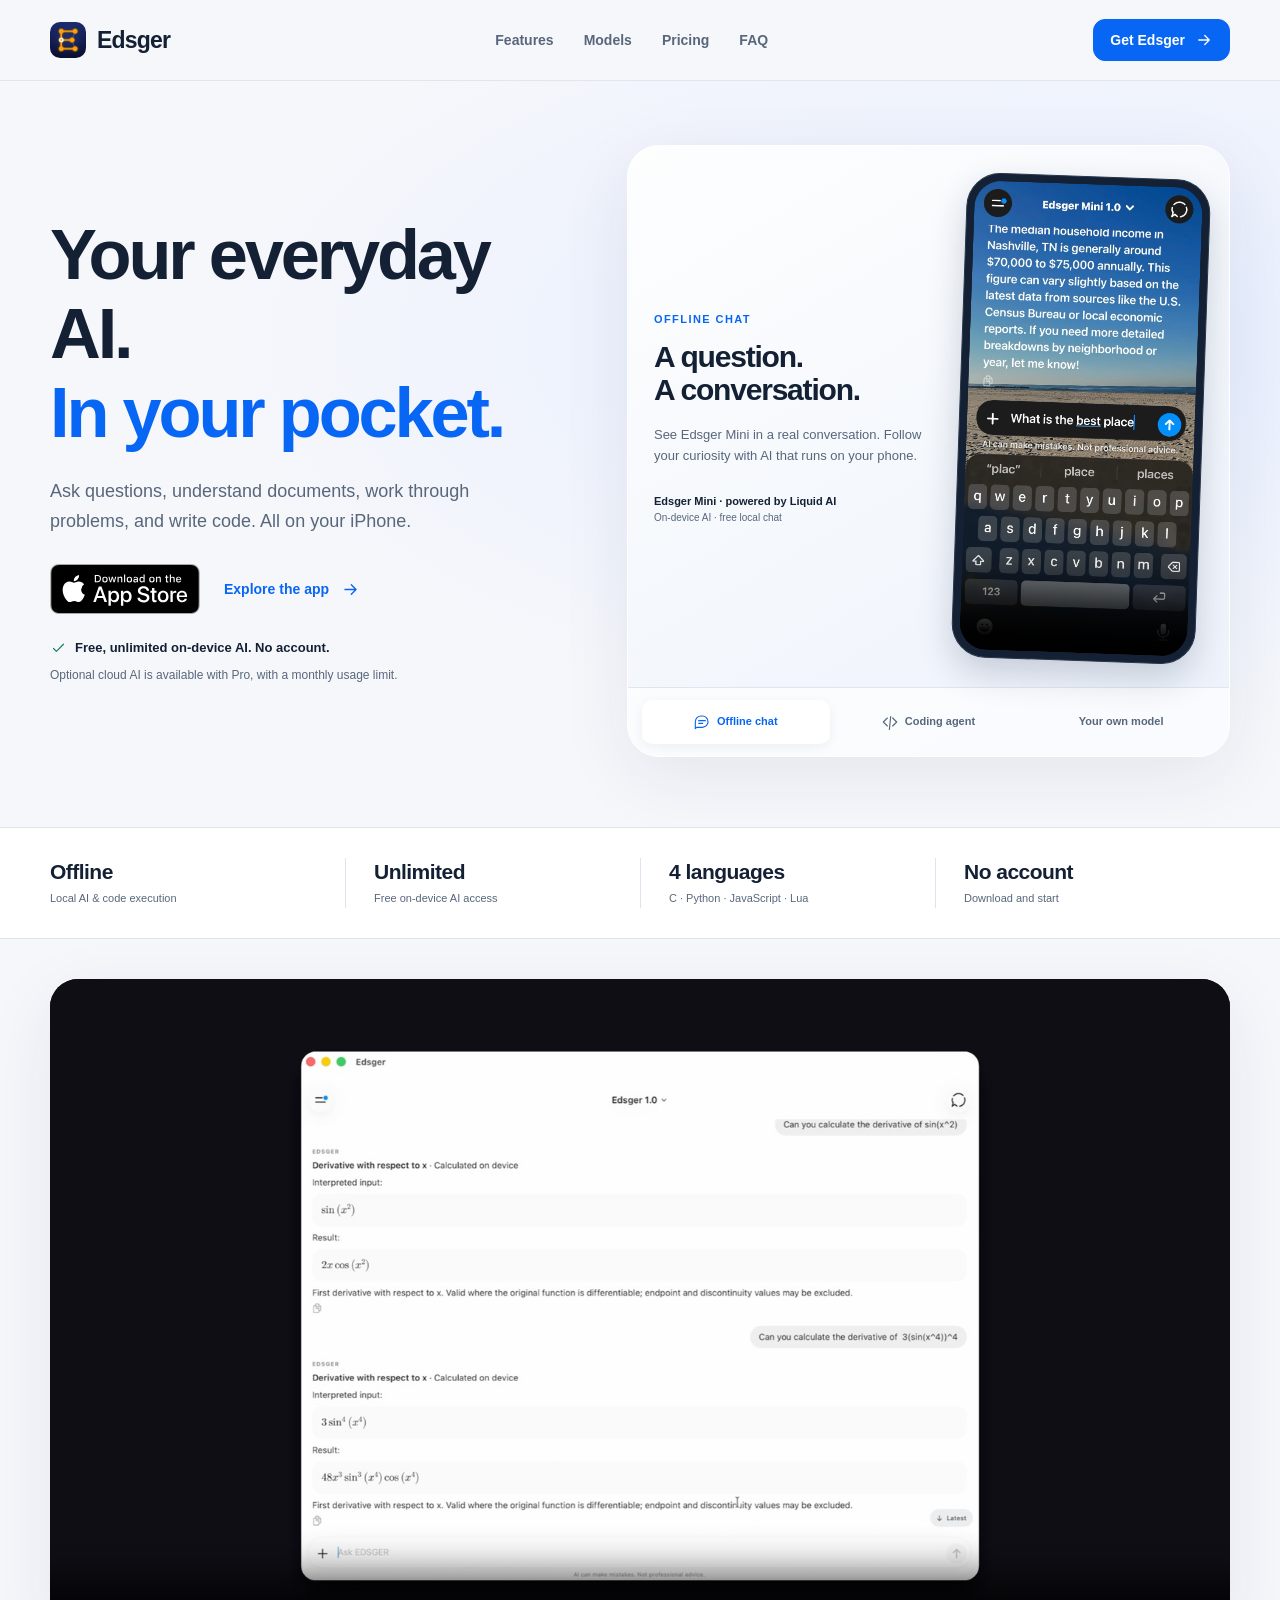
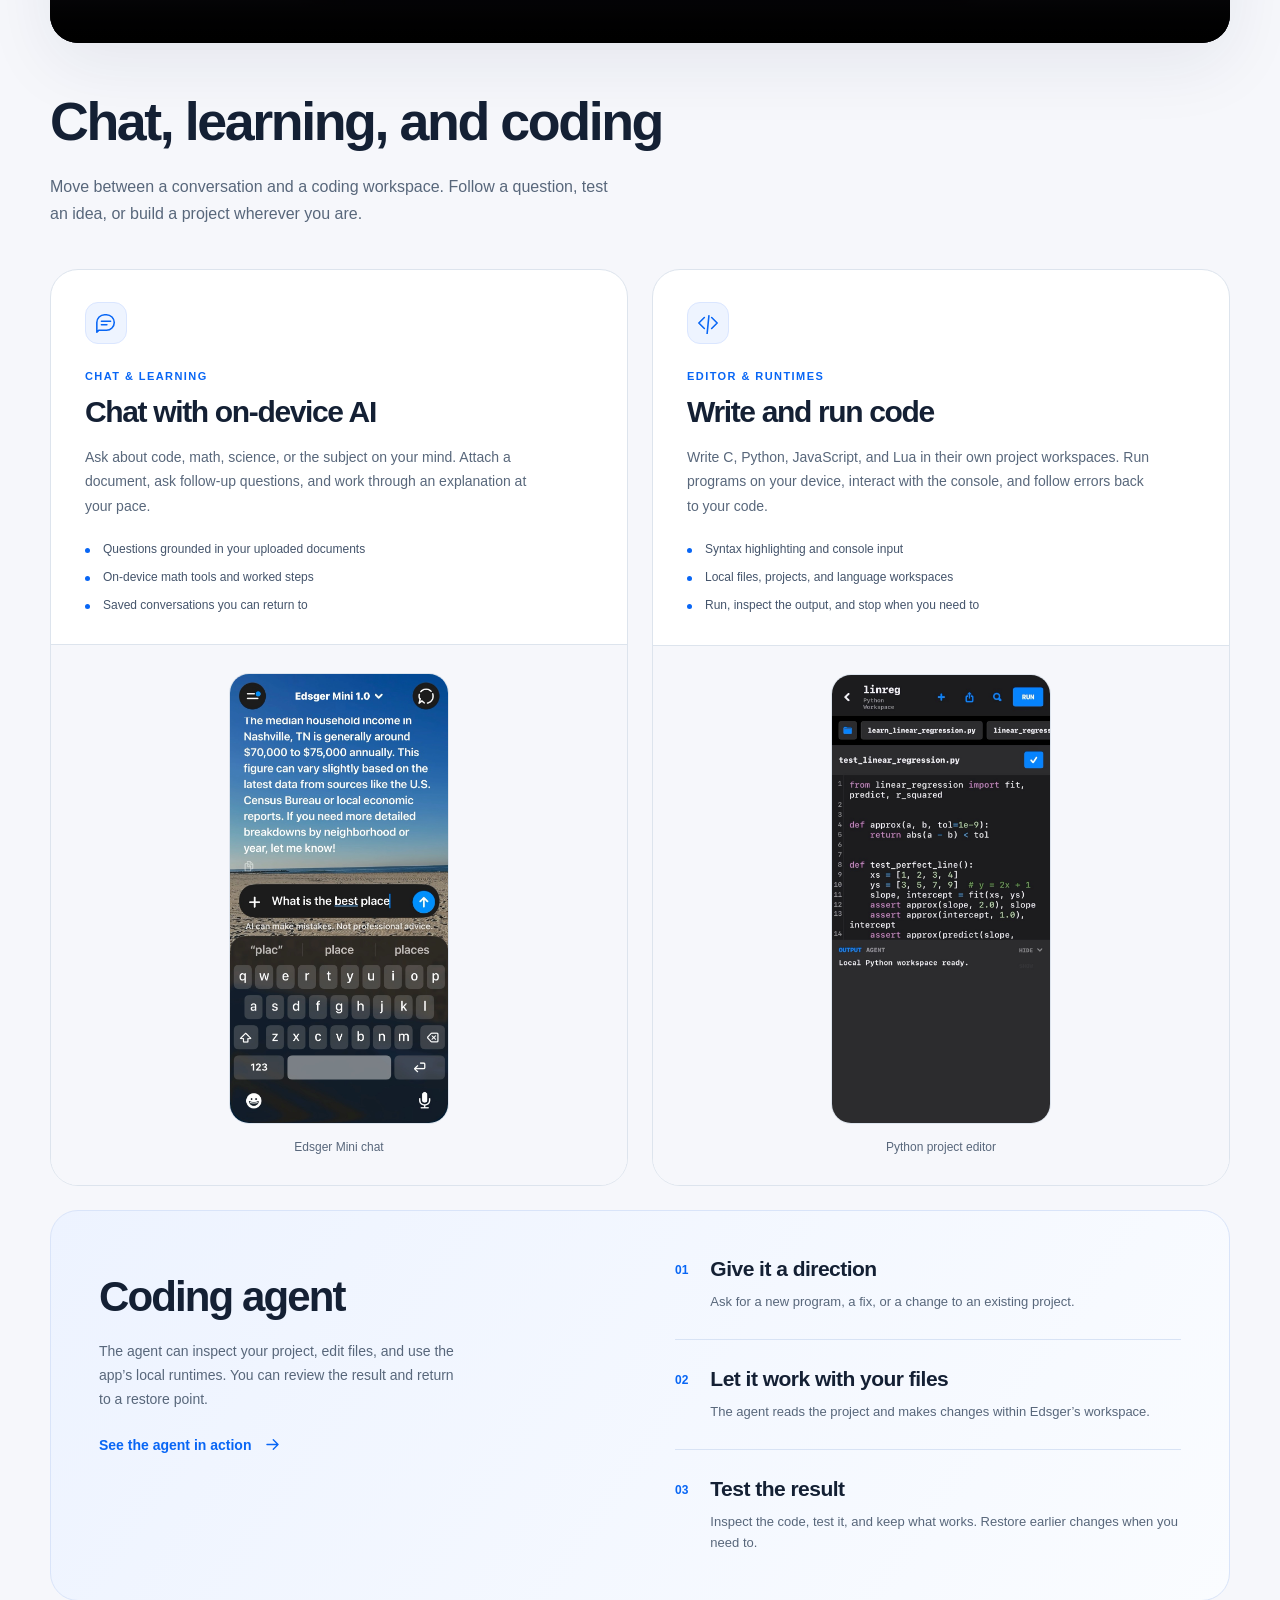
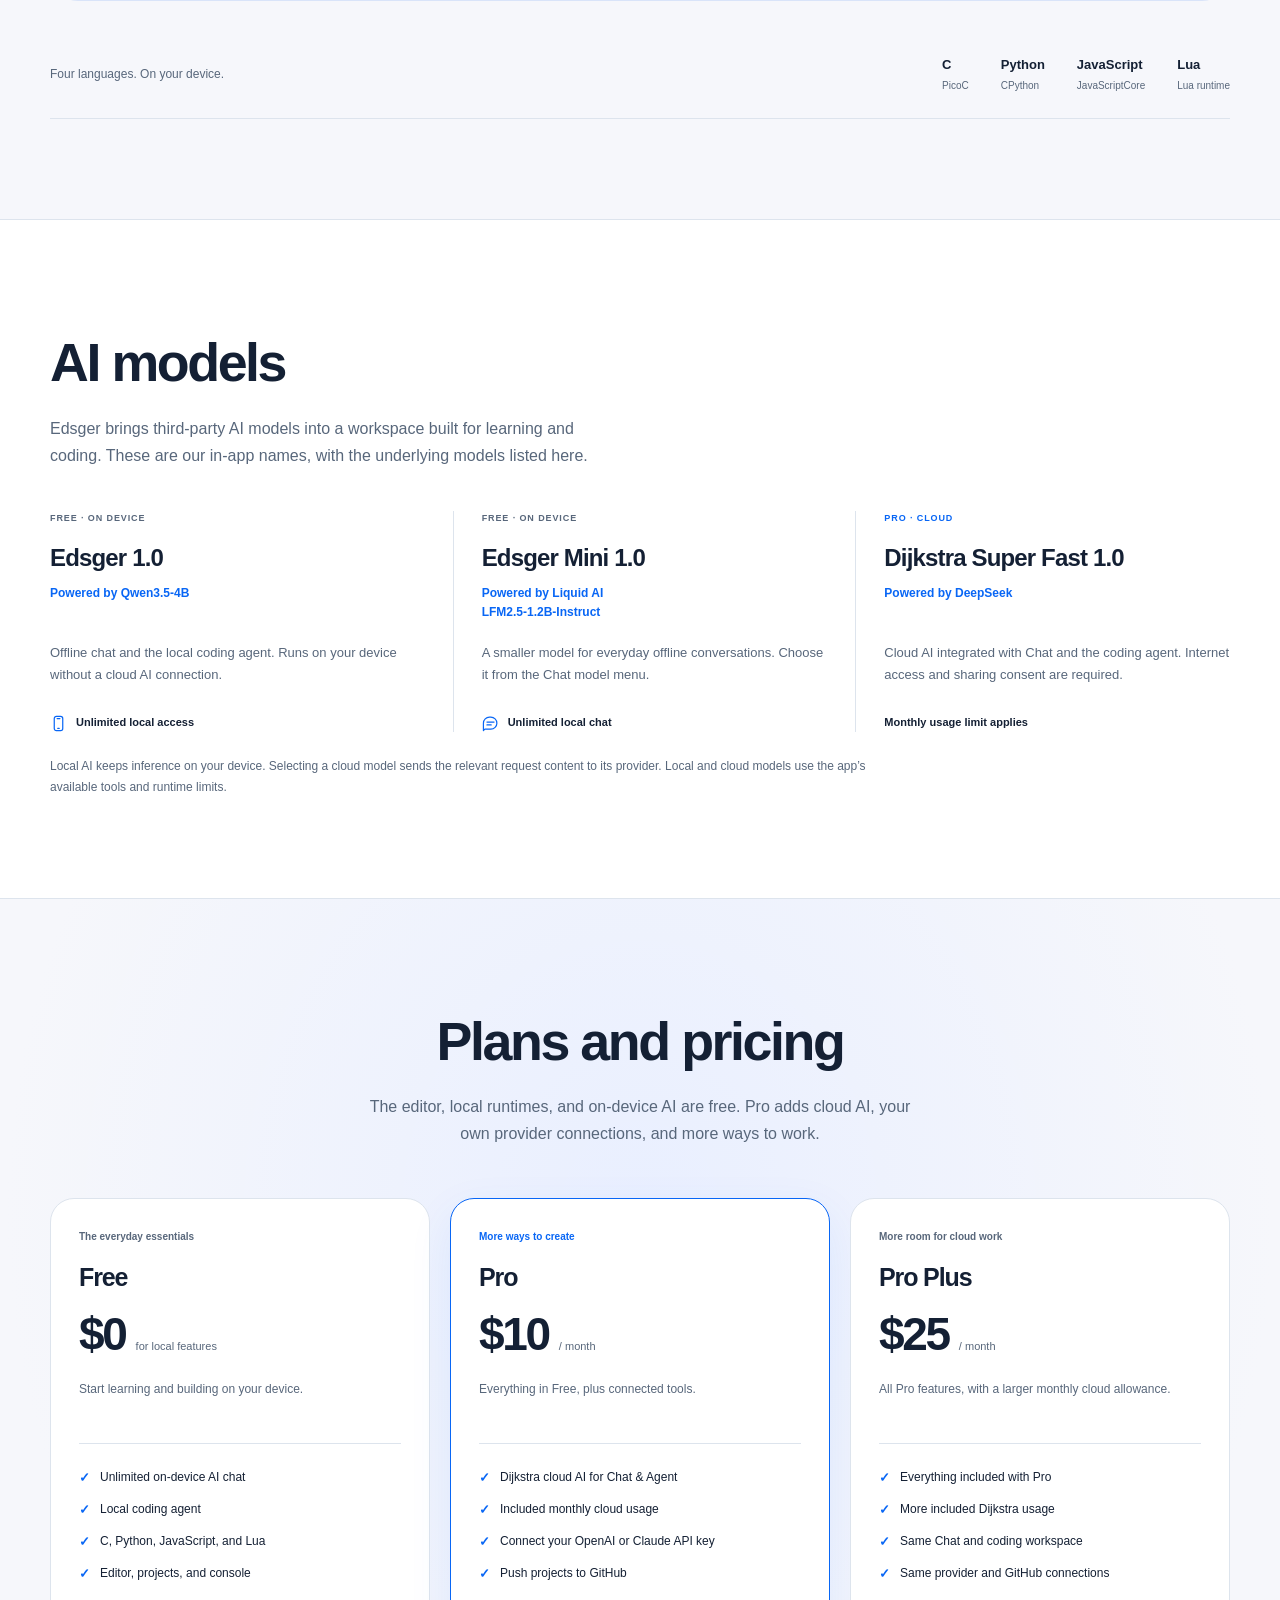
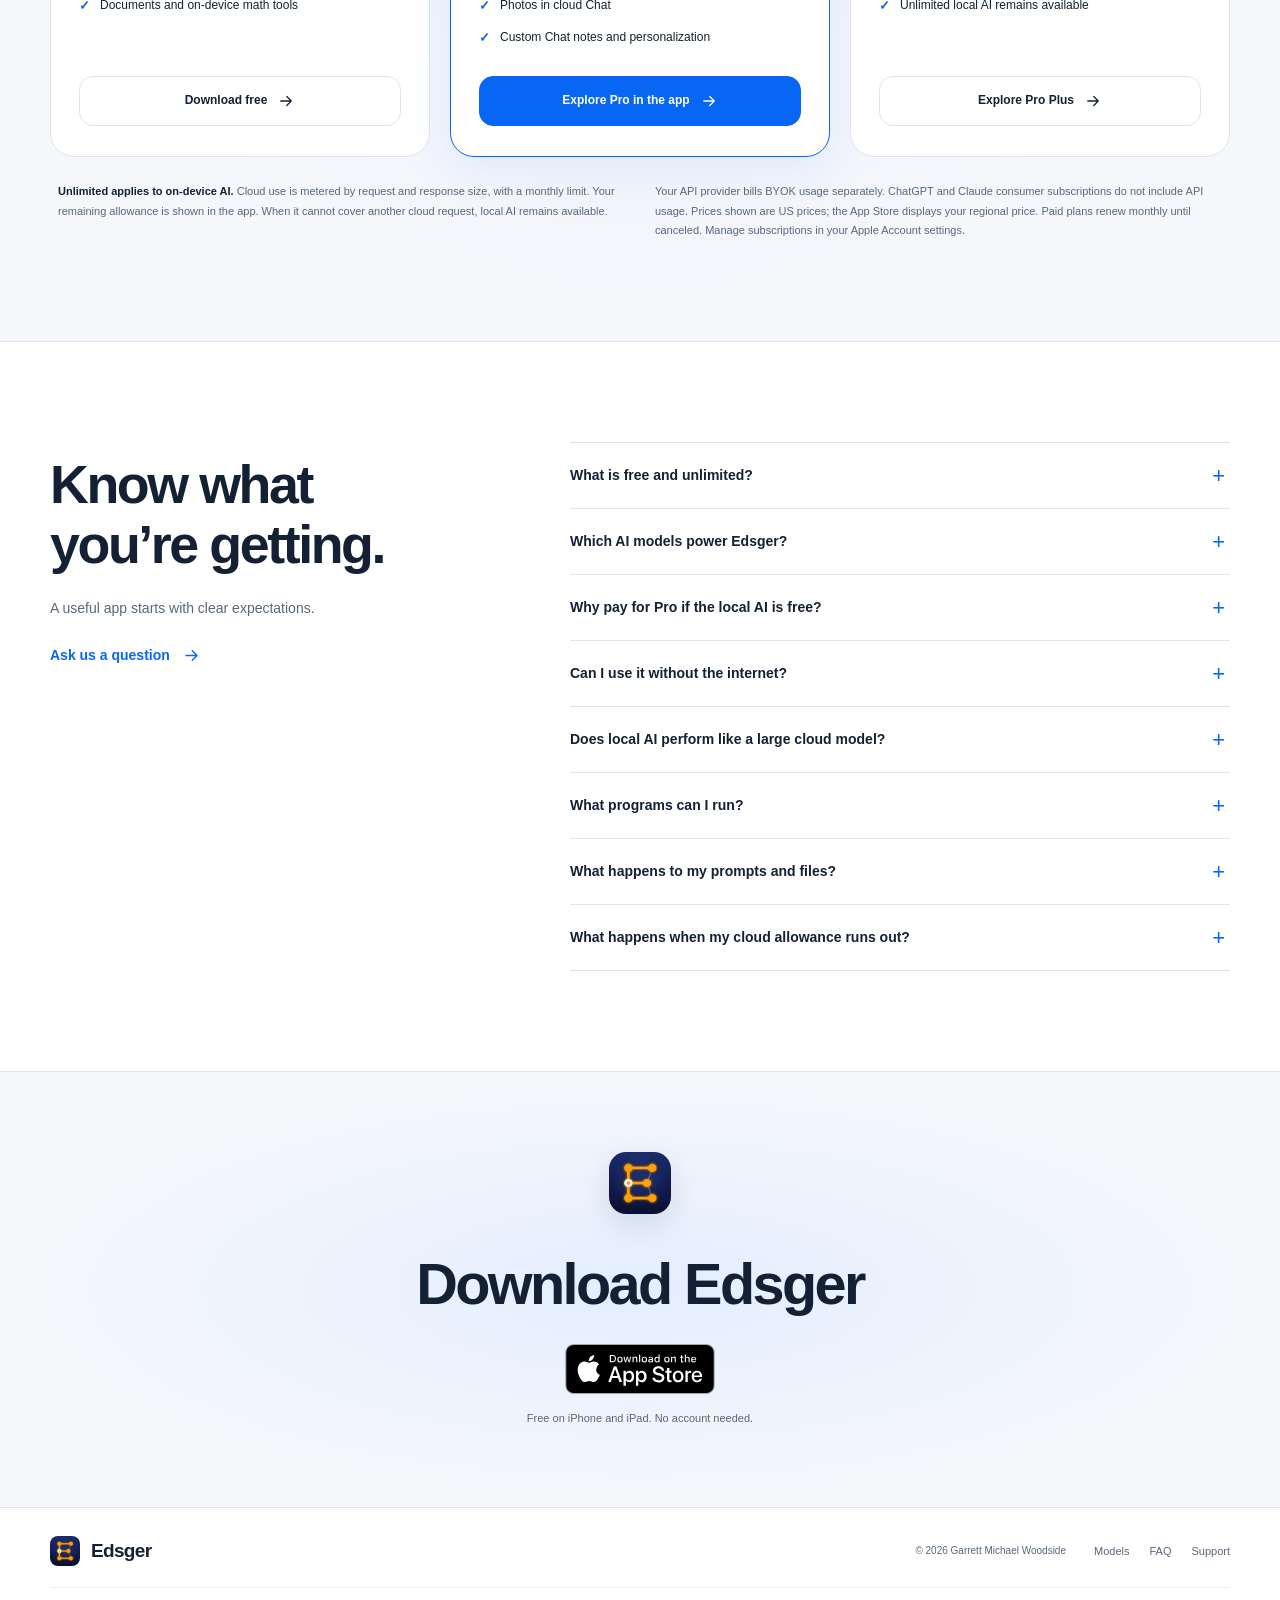
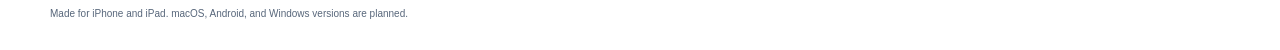
<file: index.html>
<!DOCTYPE html>
<html lang="en">
<head>
<meta charset="utf-8">
<meta name="viewport" content="width=device-width, initial-scale=1">
<title>Edsger: Your everyday AI. In your pocket.</title>
<meta name="description" content="Ask questions, understand documents, work through problems, and write code. All on your iPhone. Free, unlimited on-device AI. Optional cloud AI with Edsger Pro.">
<meta name="theme-color" content="#f6f7fb">
<meta property="og:type" content="website">
<meta property="og:title" content="Edsger: Your everyday AI. In your pocket.">
<meta property="og:description" content="Ask questions, understand documents, work through problems, and write code. All on your iPhone. Free, unlimited on-device AI.">
<meta property="og:url" content="https://edsger.app/">
<meta property="og:image" content="https://edsger.app/assets/app-icon.png">
<meta name="twitter:card" content="summary">
<link rel="canonical" href="https://edsger.app/">
<link rel="icon" href="assets/app-icon.png" type="image/png">
<link rel="stylesheet" href="styles.css?v=20261007.9">
<script src="site.js?v=20261007.9" defer>
</script>
</head>
<body>
<a class="skip" href="#content">Skip to content</a>
<svg class="icon-defs" aria-hidden="true" xmlns="http://www.w3.org/2000/svg">
<symbol id="i-arrow" viewBox="0 0 24 24">
<path d="M5 12h14m-6-6 6 6-6 6"/>
</symbol>
<symbol id="i-chat" viewBox="0 0 24 24">
<path d="M21 11.5a8.5 8.5 0 0 1-8.5 8.5H4l-2 2V11.5A8.5 8.5 0 0 1 10.5 3h2a8.5 8.5 0 0 1 8.5 8.5Z"/>
<path d="M7 10h10M7 14h6"/>
</symbol>
<symbol id="i-code" viewBox="0 0 24 24">
<path d="m8 6-6 6 6 6m8-12 6 6-6 6m-3-14-2 20"/>
</symbol>
<symbol id="i-check" viewBox="0 0 24 24">
<path d="m5 12 4 4L19 6"/>
</symbol>
<symbol id="i-device" viewBox="0 0 24 24">
<rect x="6" y="2" width="12" height="20" rx="3"/>
<path d="M10 5h4m-3 14h2"/>
</symbol>
<symbol id="i-file" viewBox="0 0 24 24">
<path d="M14 2H5a2 2 0 0 0-2 2v16a2 2 0 0 0 2 2h14a2 2 0 0 0 2-2V9l-7-7Z"/>
<path d="M14 2v7h7M7 13h10M7 17h7"/>
</symbol>
</svg>
<header class="site-header">
<div class="wrap header-inner">
<a class="brand" href="#top" aria-label="Edsger home">
<img src="assets/app-icon.png" alt="" width="40" height="40">
<span>Edsger</span>
</a>
<nav class="site-nav" aria-label="Main navigation">
<a href="#features">Features</a>
<a href="#models">Models</a>
<a href="#pricing">Pricing</a>
<a href="#faq">FAQ</a>
</nav>
<a class="button button-small" href="https://apps.apple.com/app/id6806824902">Get Edsger <svg aria-hidden="true">
<use href="#i-arrow"/>
</svg>
</a>
</div>
</header>
<main id="content">
<section class="hero" id="top" aria-labelledby="hero-title">
<div class="wrap hero-grid">
<div class="hero-copy">
<h1 id="hero-title">Your everyday AI.<br>
<span class="blue-text">In your pocket.</span>
</h1>
<p class="hero-description">Ask questions, understand documents, work through problems, and write code. All on your iPhone.</p>
<div class="hero-actions">
<a class="store-link" href="https://apps.apple.com/app/id6806824902" aria-label="Download Edsger on the App Store">
<img src="assets/badge-black.svg" alt="Download on the App Store" width="120" height="40">
</a>
<a class="text-link" href="#features">Explore the app <svg aria-hidden="true">
<use href="#i-arrow"/>
</svg>
</a>
</div>
<p class="hero-note">
<svg aria-hidden="true">
<use href="#i-check"/>
</svg> Free, unlimited on-device AI. No account.</p>
<p class="hero-cloud-note">Optional cloud AI is available with Pro, with a monthly usage limit.</p>
</div>
<div class="demo-stage" aria-labelledby="demo-title">
<div class="demo-body">
<div class="demo-description" aria-live="polite" aria-atomic="true">
<p class="eyebrow" id="demo-category">Offline chat</p>
<h2 id="demo-title">A question.<br>A conversation.</h2>
<p id="demo-summary">See Edsger Mini in a real conversation. Follow your curiosity with AI that runs on your phone.</p>
<div class="demo-label" id="demo-label">
<span>Edsger Mini · powered by Liquid AI<br>
<small>On-device AI · free local chat</small>
</span>
</div>
</div>
<div class="phone-shell">
<div class="phone-screen">
<video id="product-demo" muted loop playsinline controls preload="metadata" poster="assets/hero-2-poster.jpg" width="780" height="1604" aria-label="Edsger Mini on-device AI in a conversation">
<source src="assets/hero-2.mp4" type="video/mp4">
</video>
</div>
</div>
</div>
<div class="demo-switcher" role="group" aria-label="Choose an app demonstration">
<button class="demo-choice active" type="button" data-demo="1" aria-pressed="true">
<svg aria-hidden="true">
<use href="#i-chat"/>
</svg> Offline chat</button>
<button class="demo-choice" type="button" data-demo="0" aria-pressed="false">
<svg aria-hidden="true">
<use href="#i-code"/>
</svg> Coding agent</button>
<button class="demo-choice" type="button" data-demo="2" aria-pressed="false">
Your own model</button>
</div>
</div>
</div>
</section>
<section class="proof-strip" aria-label="At a glance">
<div class="wrap proof-grid">
<div>
<span class="proof-number">Offline</span>
<span>Local AI &amp; code execution</span>
</div>
<div>
<span class="proof-number">Unlimited</span>
<span>Free on-device AI access</span>
</div>
<div>
<span class="proof-number">4 languages</span>
<span>C · Python · JavaScript · Lua</span>
</div>
<div>
<span class="proof-number">No account</span>
<span>Download and start</span>
</div>
</div>
</section>
<section class="section features-section" id="features">
<div class="wrap">
<video id="mac-demo" class="mac-film" muted loop playsinline controls preload="metadata" poster="assets/mac-demo-poster.jpg" width="1920" height="1080" aria-label="Edsger on Mac, calculating a derivative with unlimited local AI">
<source src="assets/mac-demo.mp4" type="video/mp4">
</video>
<div class="section-heading reveal">
<h2>Chat, learning, and coding</h2>
<p>Move between a conversation and a coding workspace. Follow a question, test an idea, or build a project wherever you are.</p>
</div>
<div class="feature-grid">
<article class="feature-card learning-card reveal">
<div class="feature-copy">
<span class="feature-icon">
<svg aria-hidden="true">
<use href="#i-chat"/>
</svg>
</span>
<p class="eyebrow">Chat &amp; learning</p>
<h3>Chat with on-device AI</h3>
<p>Ask about code, math, science, or the subject on your mind. Attach a document, ask follow-up questions, and work through an explanation at your pace.</p>
<ul class="feature-points">
<li>Questions grounded in your uploaded documents</li>
<li>On-device math tools and worked steps</li>
<li>Saved conversations you can return to</li>
</ul>
</div>
<figure class="app-screenshot">
<img src="assets/hero-2-poster.jpg" alt="Edsger Mini chat screen with an on-device conversation" width="780" height="1604" loading="lazy">
<figcaption>Edsger Mini chat</figcaption>
</figure>
</article>
<article class="feature-card coding-card reveal">
<div class="feature-copy">
<span class="feature-icon">
<svg aria-hidden="true">
<use href="#i-code"/>
</svg>
</span>
<p class="eyebrow">Editor &amp; runtimes</p>
<h3>Write and run code</h3>
<p>Write C, Python, JavaScript, and Lua in their own project workspaces. Run programs on your device, interact with the console, and follow errors back to your code.</p>
<ul class="feature-points">
<li>Syntax highlighting and console input</li>
<li>Local files, projects, and language workspaces</li>
<li>Run, inspect the output, and stop when you need to</li>
</ul>
</div>
<figure class="app-screenshot">
<img src="assets/hero-poster.jpg" alt="Edsger Python editor showing a linear regression test file and output console" width="780" height="1604" loading="lazy">
<figcaption>Python project editor</figcaption>
</figure>
</article>
</div>
<article class="agent-feature reveal" id="agent">
<div class="agent-intro">
<h3>Coding agent</h3>
<p>The agent can inspect your project, edit files, and use the app’s local runtimes. You can review the result and return to a restore point.</p>
<a class="text-link" href="#top">See the agent in action <svg aria-hidden="true">
<use href="#i-arrow"/>
</svg>
</a>
</div>
<ol class="agent-steps">
<li>
<span class="step-number">01</span>
<div>
<h4>Give it a direction</h4>
<p>Ask for a new program, a fix, or a change to an existing project.</p>
</div>
</li>
<li>
<span class="step-number">02</span>
<div>
<h4>Let it work with your files</h4>
<p>The agent reads the project and makes changes within Edsger’s workspace.</p>
</div>
</li>
<li>
<span class="step-number">03</span>
<div>
<h4>Test the result</h4>
<p>Inspect the code, test it, and keep what works. Restore earlier changes when you need to.</p>
</div>
</li>
</ol>
</article>
<div class="language-row reveal">
<span>Four languages. On your device.</span>
<div>
<span>C <small>PicoC</small>
</span>
<span>Python <small>CPython</small>
</span>
<span>JavaScript <small>JavaScriptCore</small>
</span>
<span>Lua <small>Lua runtime</small>
</span>
</div>
</div>
</div>
</section>
<section class="section models-section" id="models">
<div class="wrap">
<div class="section-heading reveal">
<h2>AI models</h2>
<p>Edsger brings third-party AI models into a workspace built for learning and coding. These are our in-app names, with the underlying models listed here.</p>
</div>
<div class="model-grid">
<article class="model-card reveal">
<span class="model-tag">FREE · ON DEVICE</span>
<h3>Edsger 1.0</h3>
<p class="model-source">Powered by Qwen3.5-4B</p>
<p>Offline chat and the local coding agent. Runs on your device without a cloud AI connection.</p>
<div class="model-bottom">
<svg aria-hidden="true">
<use href="#i-device"/>
</svg> Unlimited local access</div>
</article>
<article class="model-card reveal">
<span class="model-tag">FREE · ON DEVICE</span>
<h3>Edsger Mini 1.0</h3>
<p class="model-source">Powered by Liquid AI <br>LFM2.5-1.2B-Instruct</p>
<p>A smaller model for everyday offline conversations. Choose it from the Chat model menu.</p>
<div class="model-bottom">
<svg aria-hidden="true">
<use href="#i-chat"/>
</svg> Unlimited local chat</div>
</article>
<article class="model-card model-cloud reveal">
<span class="model-tag">PRO · CLOUD</span>
<h3>Dijkstra Super Fast 1.0</h3>
<p class="model-source">Powered by DeepSeek</p>
<p>Cloud AI integrated with Chat and the coding agent. Internet access and sharing consent are required.</p>
<div class="model-bottom">Monthly usage limit applies</div>
</article>
</div>
<p class="section-note reveal">Local AI keeps inference on your device. Selecting a cloud model sends the relevant request content to its provider. Local and cloud models use the app’s available tools and runtime limits.</p>
</div>
</section>
<section class="section pricing-section" id="pricing">
<div class="wrap">
<div class="section-heading centered reveal">
<h2>Plans and pricing</h2>
<p>The editor, local runtimes, and on-device AI are free. Pro adds cloud AI, your own provider connections, and more ways to work.</p>
</div>
<div class="pricing-grid">
<article class="plan-card reveal">
<span class="plan-label">The everyday essentials</span>
<h3>Free</h3>
<p class="plan-price">$0 <span>for local features</span>
</p>
<p class="plan-description">Start learning and building on your device.</p>
<ul class="check-list">
<li>Unlimited on-device AI chat</li>
<li>Local coding agent</li>
<li>C, Python, JavaScript, and Lua</li>
<li>Editor, projects, and console</li>
<li>Documents and on-device math tools</li>
</ul>
<a class="button button-outline" href="https://apps.apple.com/app/id6806824902">Download free <svg aria-hidden="true">
<use href="#i-arrow"/>
</svg>
</a>
</article>
<article class="plan-card plan-pro reveal">
<span class="plan-label">More ways to create</span>
<h3>Pro</h3>
<p class="plan-price">$10 <span>/ month</span>
</p>
<p class="plan-description">Everything in Free, plus connected tools.</p>
<ul class="check-list">
<li>Dijkstra cloud AI for Chat &amp; Agent</li>
<li>Included monthly cloud usage</li>
<li>Connect your OpenAI or Claude API key</li>
<li>Push projects to GitHub</li>
<li>Photos in cloud Chat</li>
<li>Custom Chat notes and personalization</li>
</ul>
<a class="button" href="https://apps.apple.com/app/id6806824902">Explore Pro in the app <svg aria-hidden="true">
<use href="#i-arrow"/>
</svg>
</a>
</article>
<article class="plan-card plan-plus reveal">
<span class="plan-label">More room for cloud work</span>
<h3>Pro Plus</h3>
<p class="plan-price">$25 <span>/ month</span>
</p>
<p class="plan-description">All Pro features, with a larger monthly cloud allowance.</p>
<ul class="check-list">
<li>Everything included with Pro</li>
<li>More included Dijkstra usage</li>
<li>Same Chat and coding workspace</li>
<li>Same provider and GitHub connections</li>
<li>Unlimited local AI remains available</li>
</ul>
<a class="button button-outline" href="https://apps.apple.com/app/id6806824902">Explore Pro Plus <svg aria-hidden="true">
<use href="#i-arrow"/>
</svg>
</a>
</article>
</div>
<div class="pricing-notes reveal">
<p>
<strong>Unlimited applies to on-device AI.</strong> Cloud use is metered by request and response size, with a monthly limit. Your remaining allowance is shown in the app. When it cannot cover another cloud request, local AI remains available.</p>
<p>Your API provider bills BYOK usage separately. ChatGPT and Claude consumer subscriptions do not include API usage. Prices shown are US prices; the App Store displays your regional price. Paid plans renew monthly until canceled. Manage subscriptions in your Apple Account settings.</p>
</div>
</div>
</section>
<section class="section faq-section" id="faq">
<div class="wrap faq-grid">
<div class="section-heading reveal">
<h2>Know what <br>you’re getting.</h2>
<p>A useful app starts with clear expectations.</p>
<a class="text-link" href="mailto:garrett@edsger.app?subject=Edsger%20Support">Ask us a question <svg aria-hidden="true">
<use href="#i-arrow"/>
</svg>
</a>
</div>
<div class="faq-list reveal">
<details>
<summary>What is free and unlimited?</summary>
<p>The on-device AI models, local coding agent, editor, and four language runtimes are free. Local AI has no subscription usage cap. Optional cloud AI has a monthly usage limit; personal API connections are billed by your provider.</p>
</details>
<details>
<summary>Which AI models power Edsger?</summary>
<p>Edsger uses third-party models. Edsger 1.0 is powered by Qwen3.5-4B; Mini uses Liquid AI’s LFM2.5-1.2B-Instruct; Dijkstra is powered by DeepSeek. Edsger provides the app, model integration, project tools, local runtimes, and learning experience.</p>
</details>
<details>
<summary>Why pay for Pro if the local AI is free?</summary>
<p>Pro combines cloud AI with Edsger’s Chat and project tools, plus your own OpenAI or Claude API connections, GitHub push, photos in cloud Chat, and personalization. The free app remains a useful option on its own.</p>
</details>
<details>
<summary>Can I use it without the internet?</summary>
<p>Yes. After installing the app, on-device AI and the language runtimes work offline. Cloud AI, provider connections, GitHub push, and purchases require an internet connection.</p>
</details>
<details>
<summary>Does local AI perform like a large cloud model?</summary>
<p>Local models are smaller and their answers, speed, and memory use depend on the task and device. They can be useful for everyday questions and smaller programs. Complex work may benefit from a cloud model. Every model can make mistakes.</p>
</details>
<details>
<summary>What programs can I run?</summary>
<p>C uses PicoC, an interpreter rather than GCC or Clang. Python, JavaScript, and Lua run in restricted on-device environments. Package installation, desktop graphical interfaces, and network access from programs are not supported. Review AI-generated code and test it before relying on it.</p>
</details>
<details>
<summary>What happens to my prompts and files?</summary>
<p>Local AI processes your requests on your device. Optional cloud requests send relevant prompts, conversation context, documents, photos, project code, and tool results to the selected service after you allow sharing. Dijkstra uses Edsger’s service to connect to DeepSeek; personal API connections go to your chosen provider. GitHub receives the files you choose to push.</p>
</details>
<details>
<summary>What happens when my cloud allowance runs out?</summary>
<p>On-device AI remains available. Pro and Pro Plus include metered monthly cloud usage, and the app shows your remaining allowance. Allowances reset with your subscription period and do not roll over. A small balance can remain unusable if it cannot cover the reserve required to start another request.</p>
</details>
</div>
</div>
</section>
<section class="final-cta">
<div class="wrap final-inner reveal">
<img src="assets/app-icon.png" alt="" width="72" height="72">
<h2>Download Edsger</h2>
<a class="store-link" href="https://apps.apple.com/app/id6806824902" aria-label="Download Edsger on the App Store">
<img src="assets/badge-black.svg" alt="Download on the App Store" width="120" height="40">
</a>
<span class="final-note">Free on iPhone and iPad. No account needed.</span>
</div>
</section>
</main>
<footer class="site-footer">
<div class="wrap footer-inner">
<a class="brand" href="#top">
<img src="assets/app-icon.png" alt="" width="32" height="32">
<span>Edsger</span>
</a>
<p>© 2026 Garrett Michael Woodside</p>
<nav aria-label="Footer navigation">
<a href="#models">Models</a>
<a href="#faq">FAQ</a>
<a href="mailto:garrett@edsger.app?subject=Edsger%20Support">Support</a>
</nav>
</div>
<div class="wrap platform-note">Made for iPhone and iPad. macOS, Android, and Windows versions are planned.</div>
</footer>
</body>
</html>
</file>
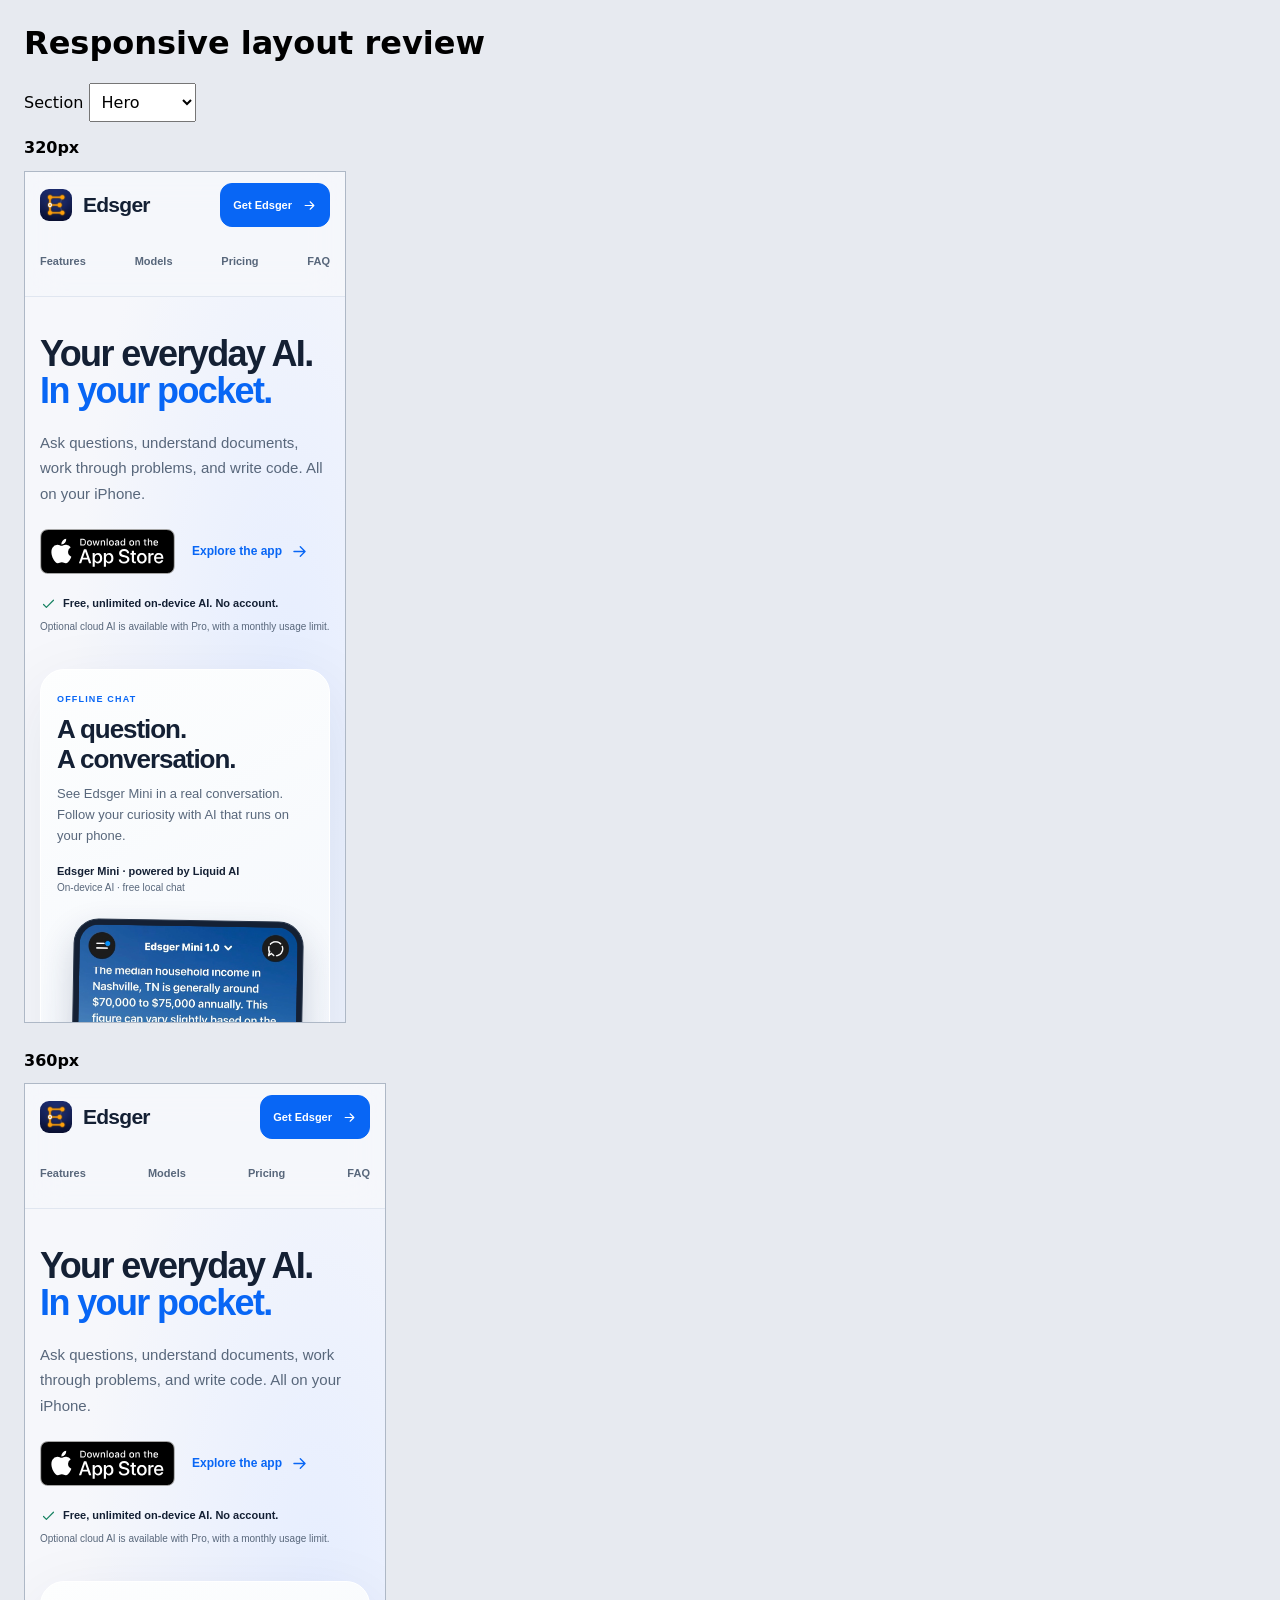
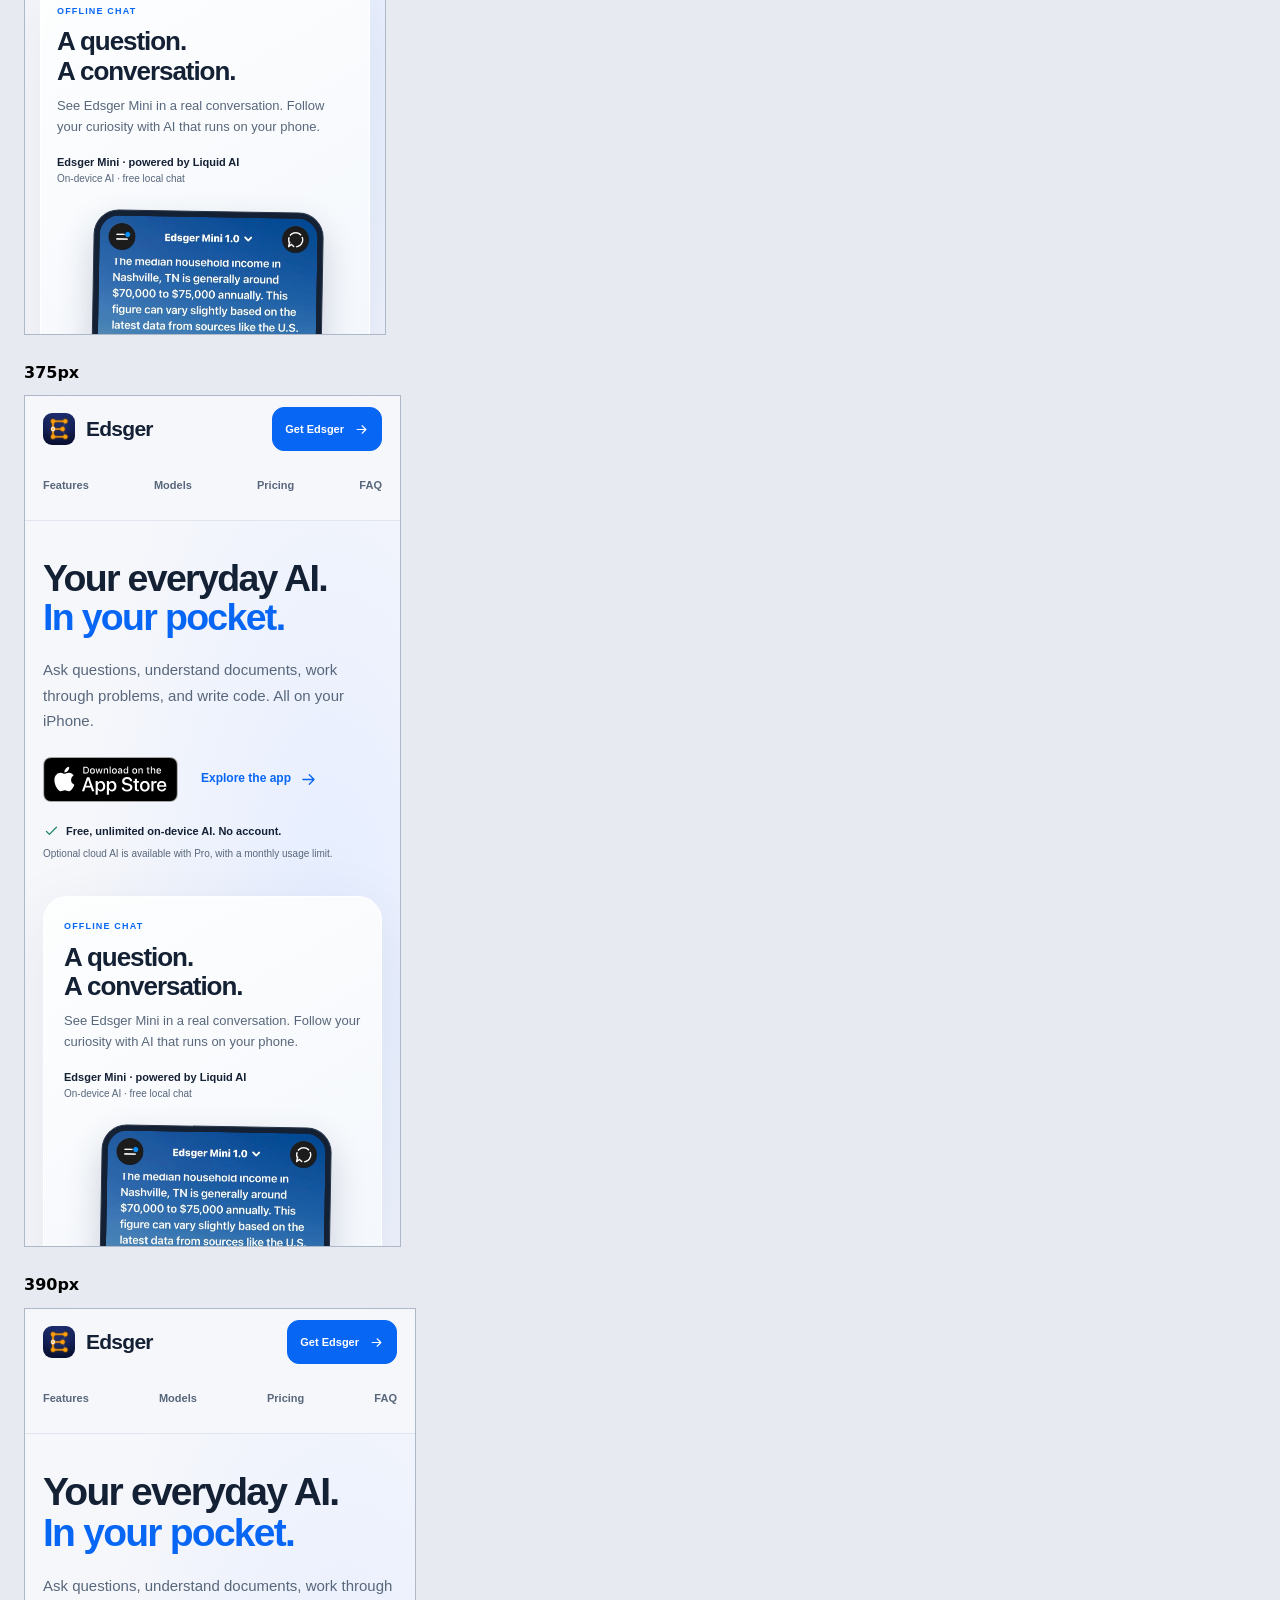
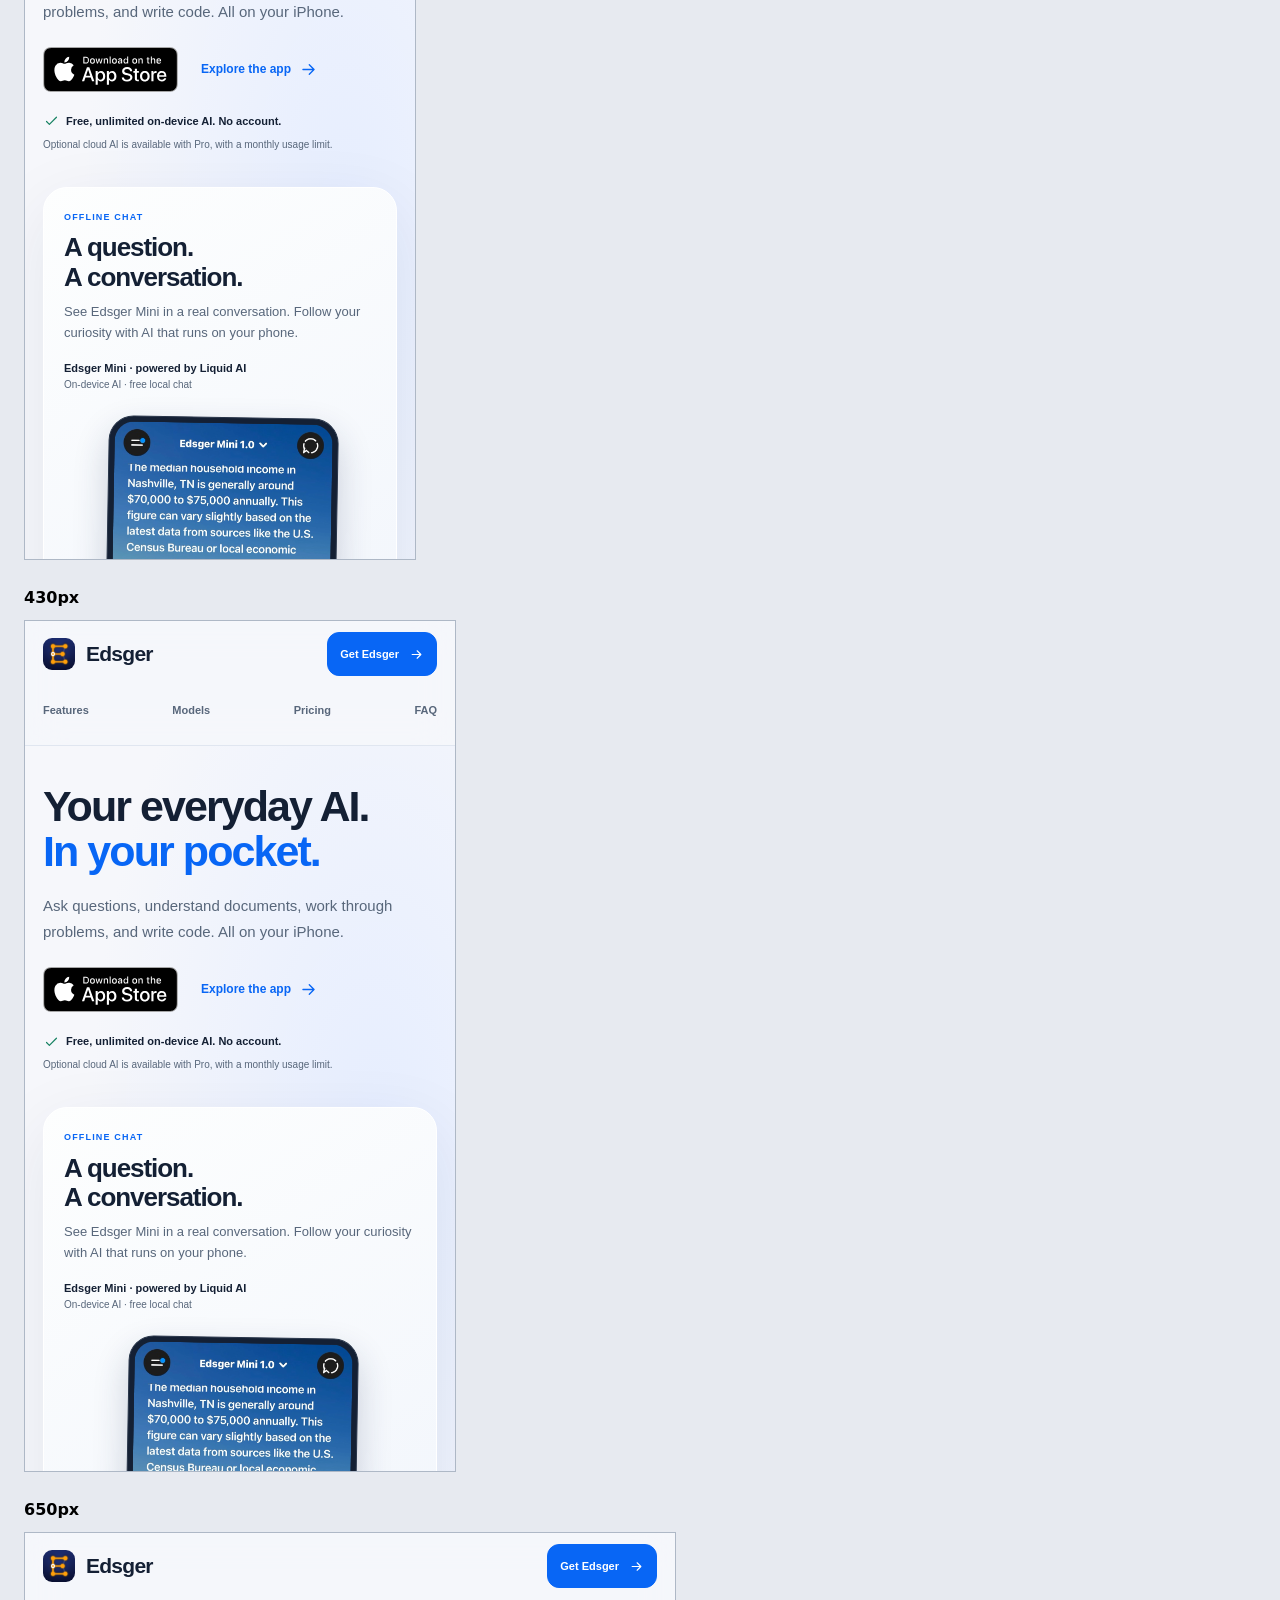
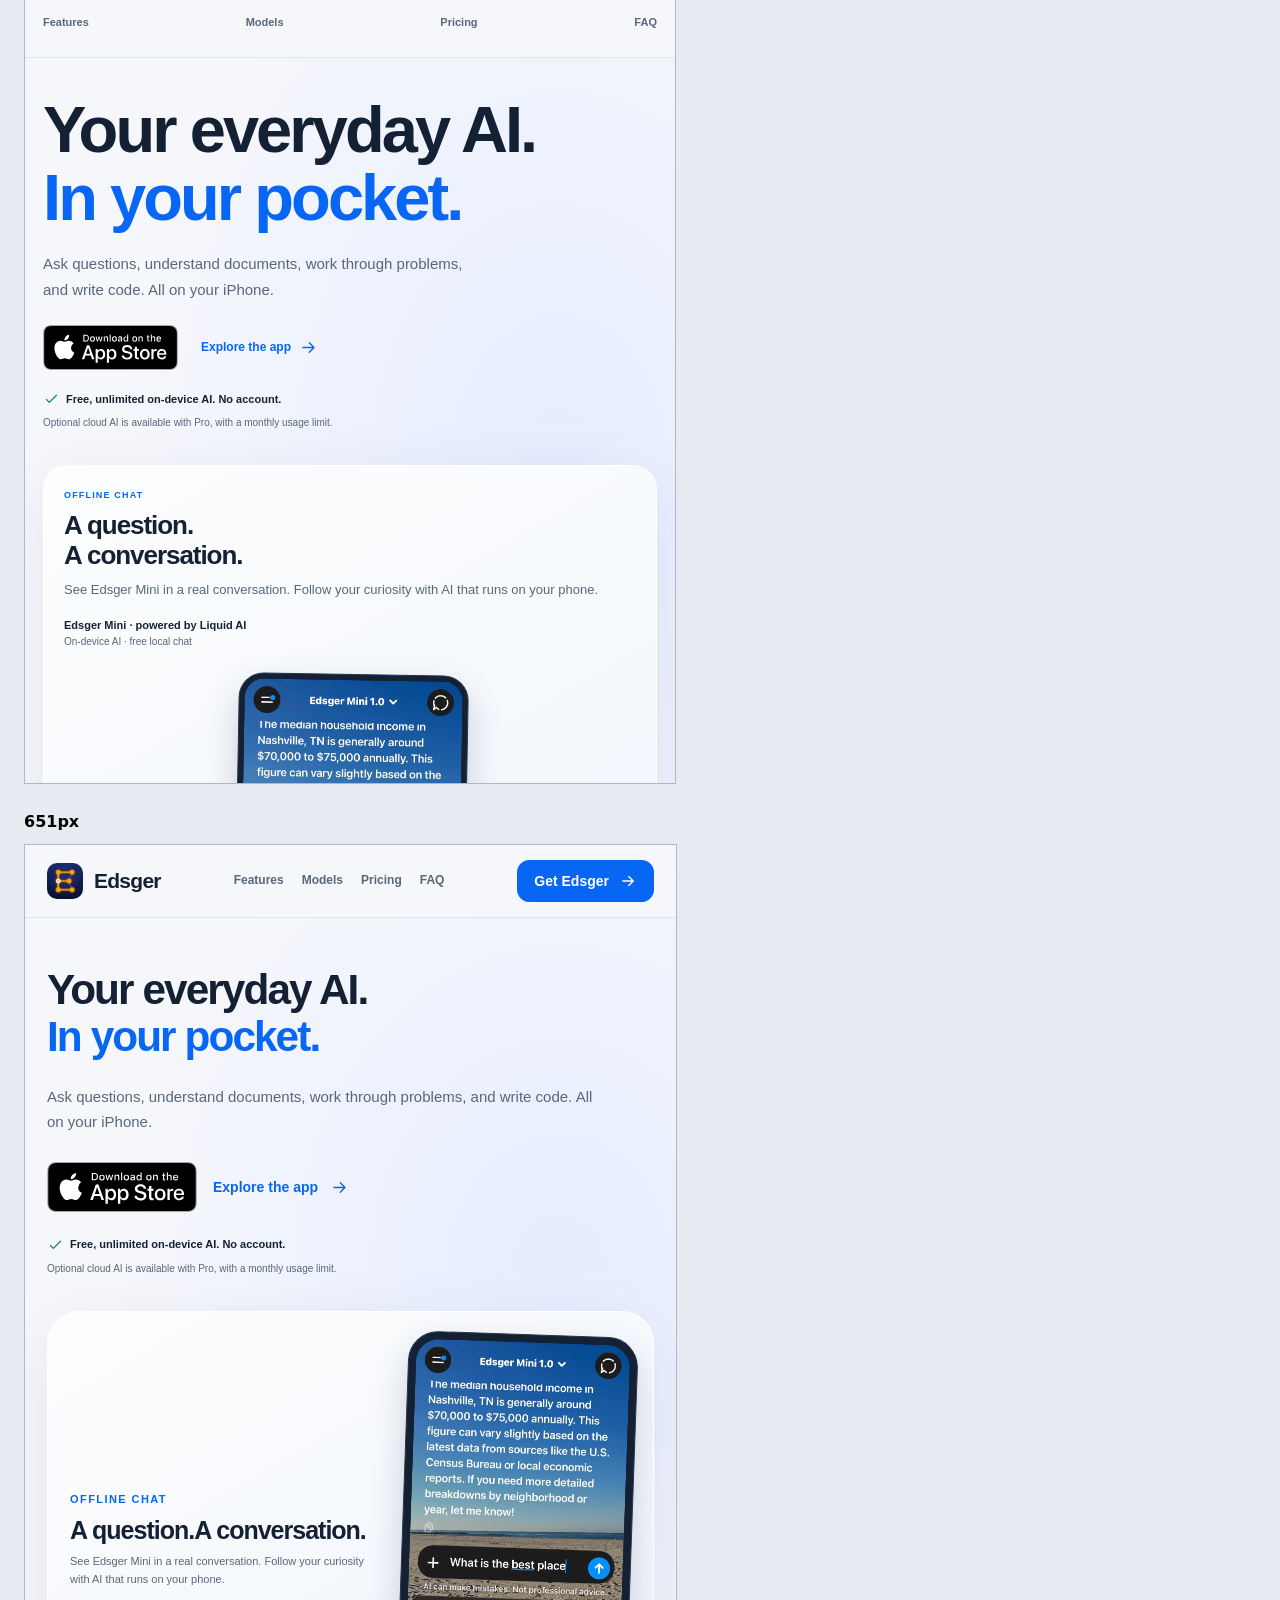
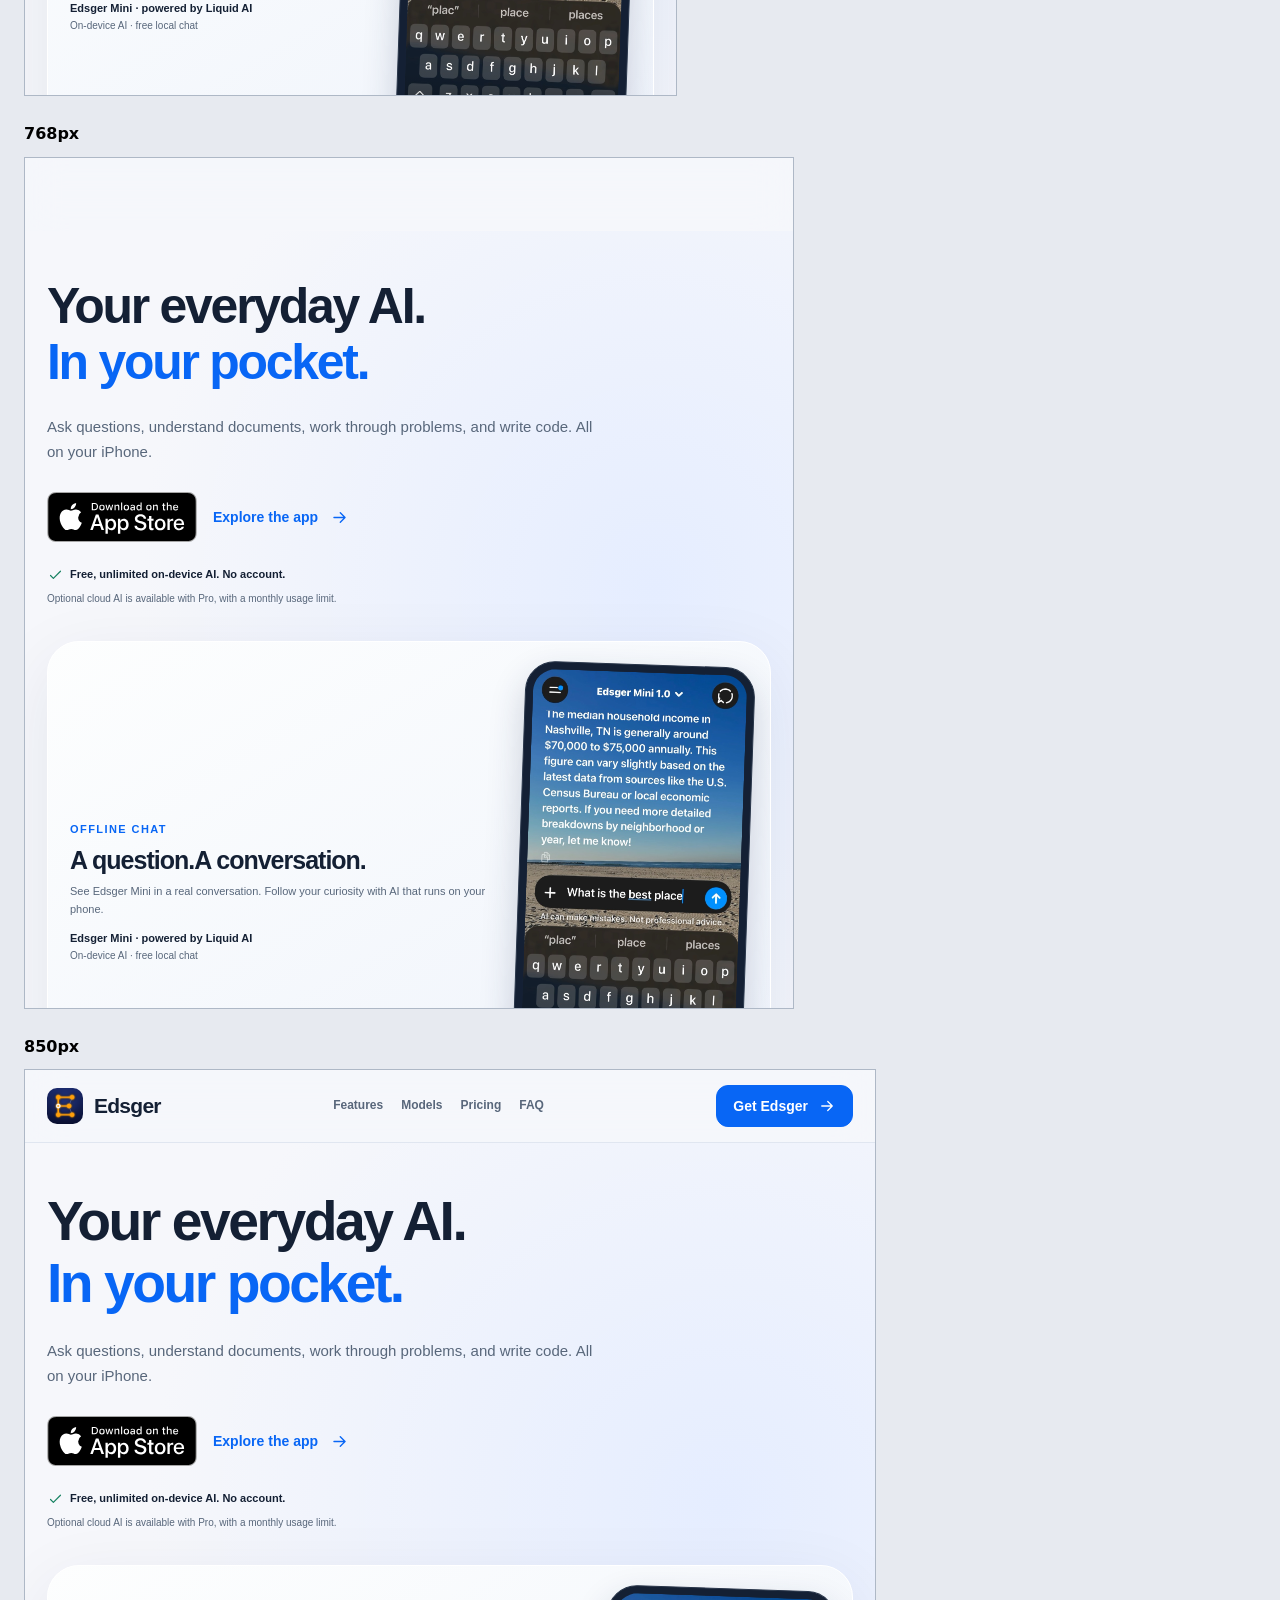
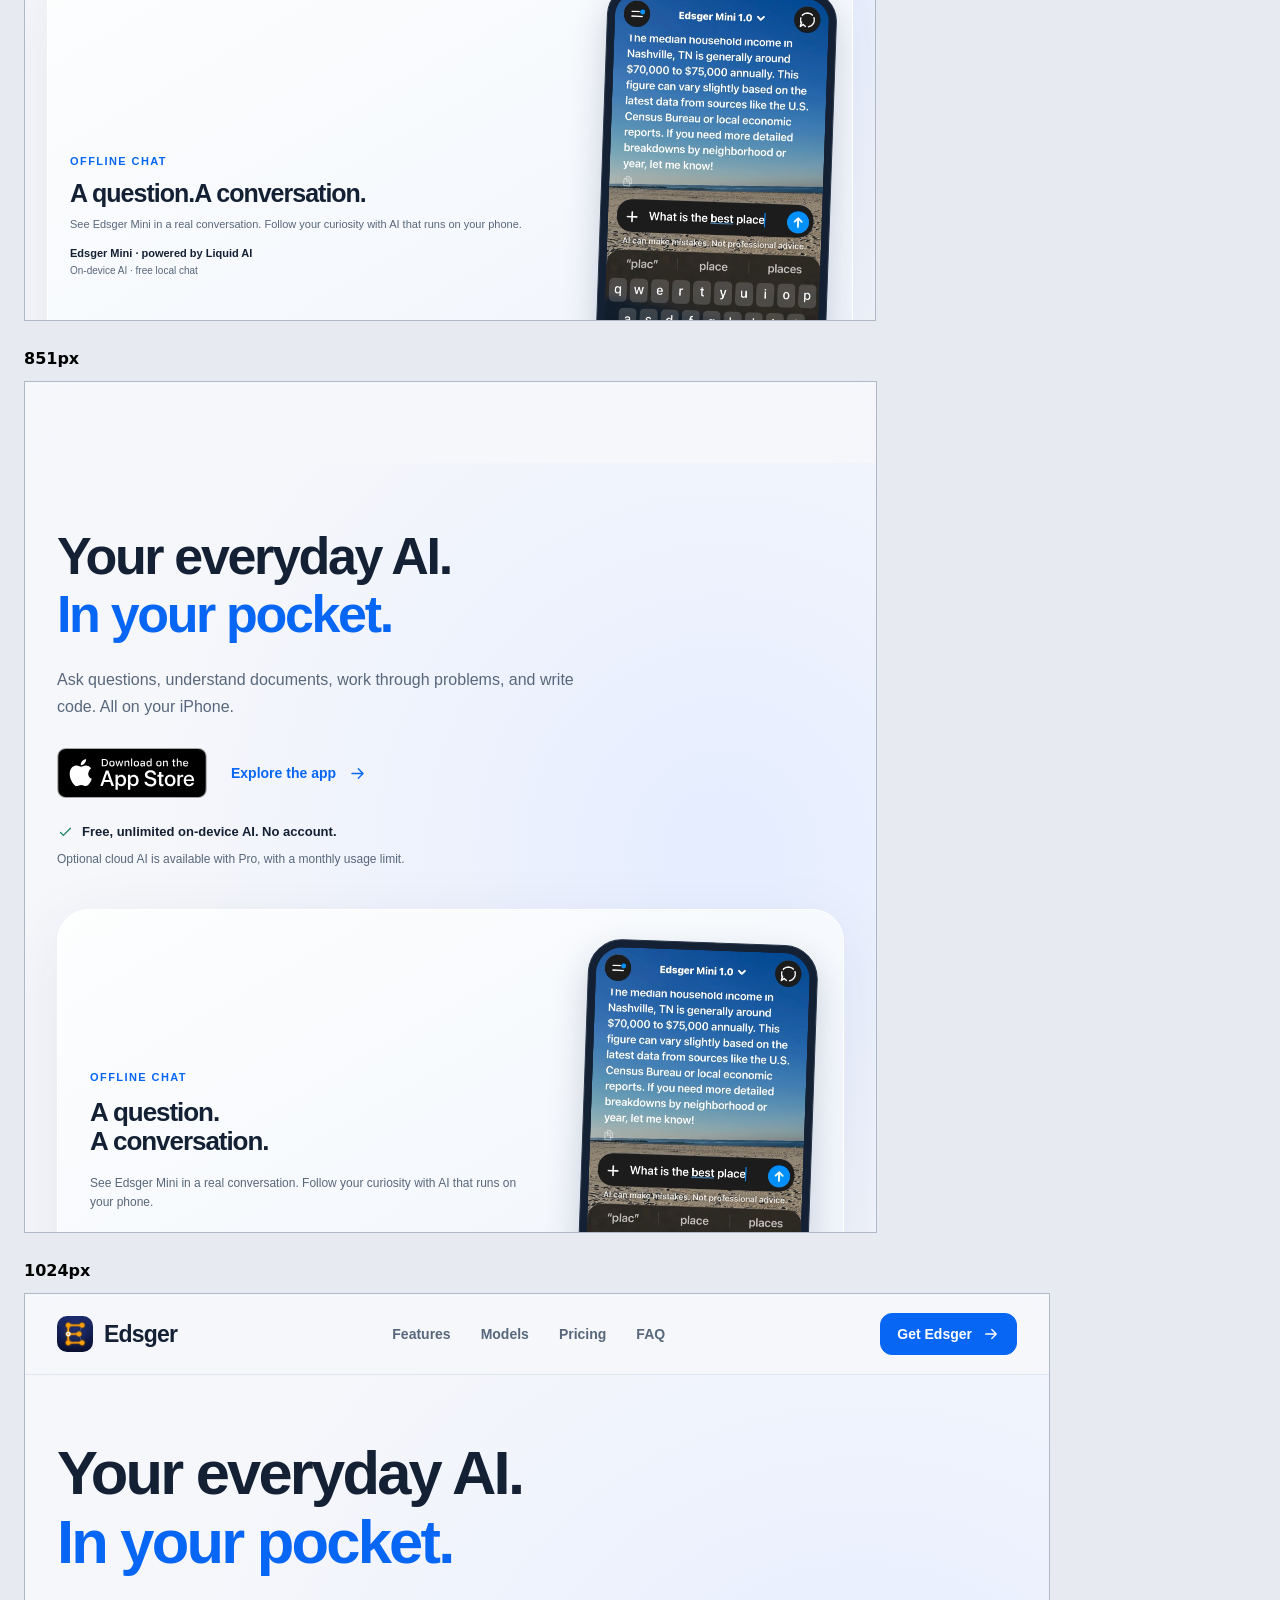
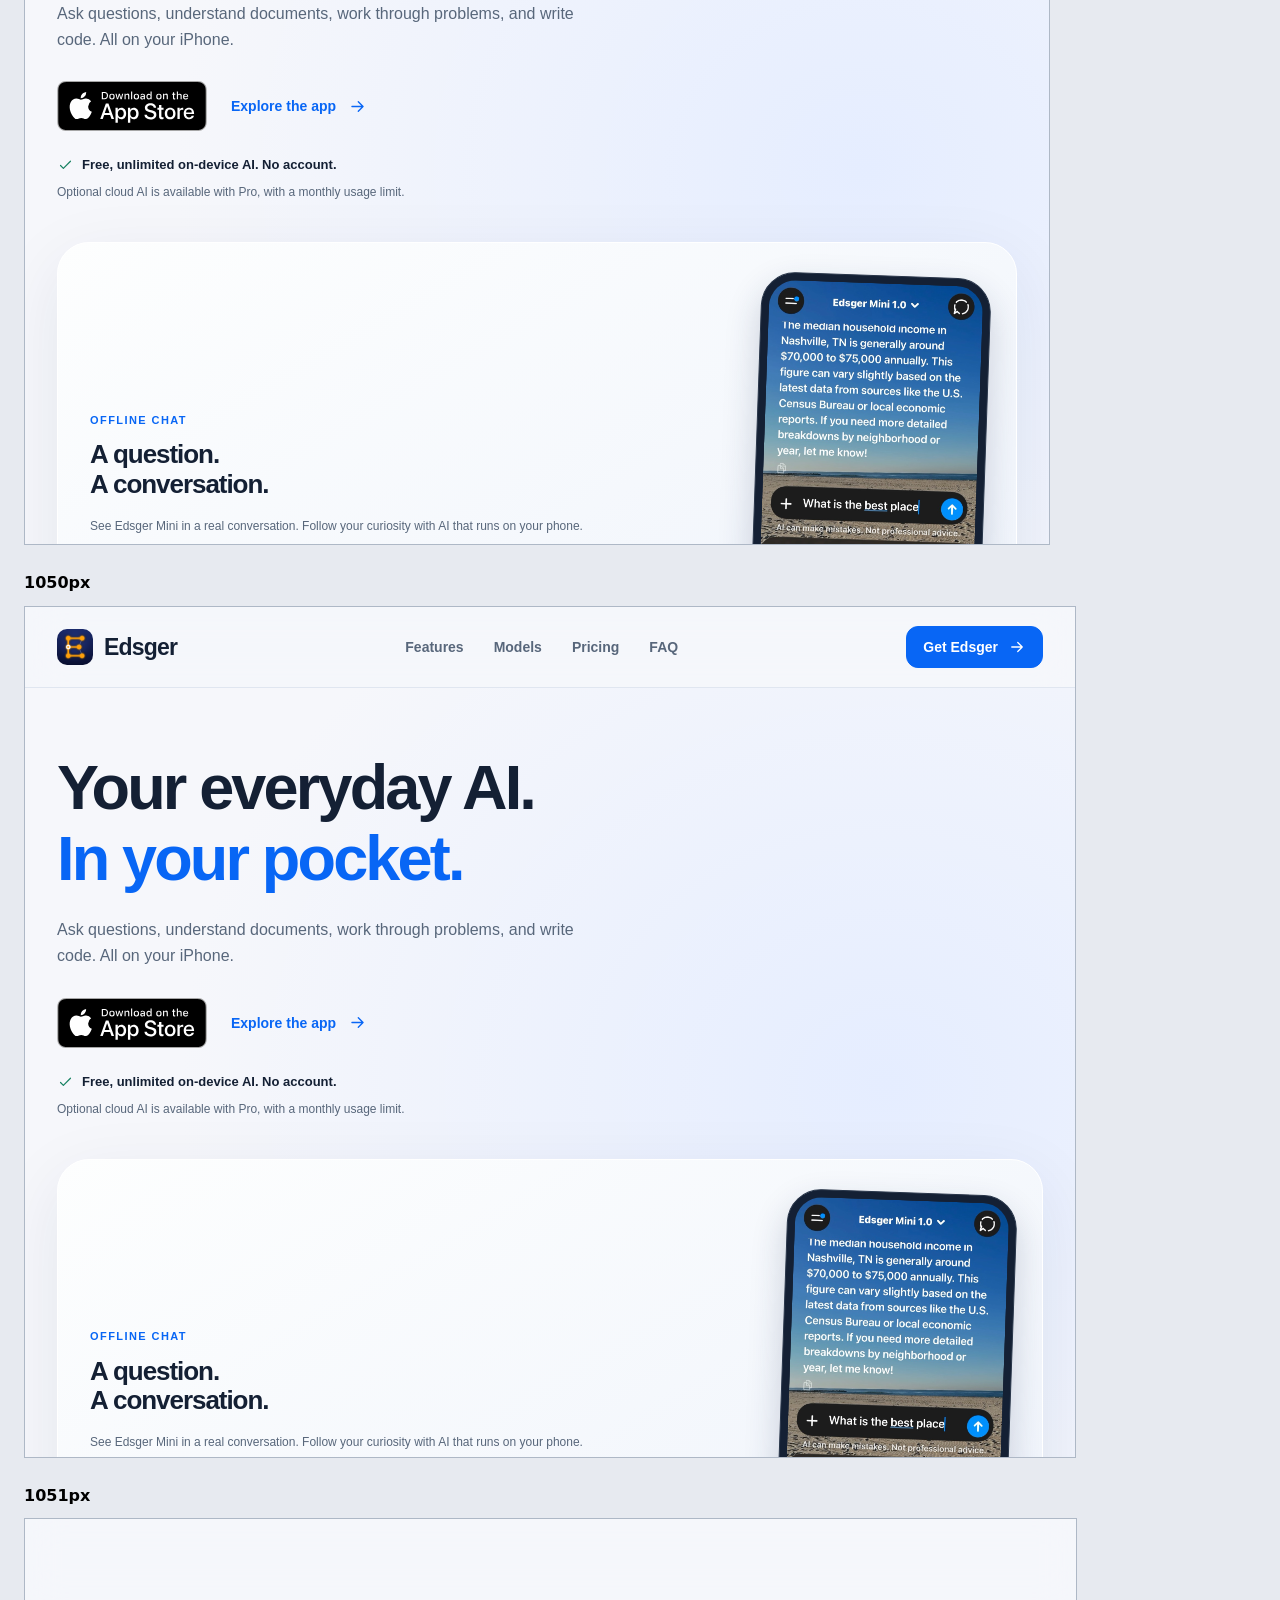
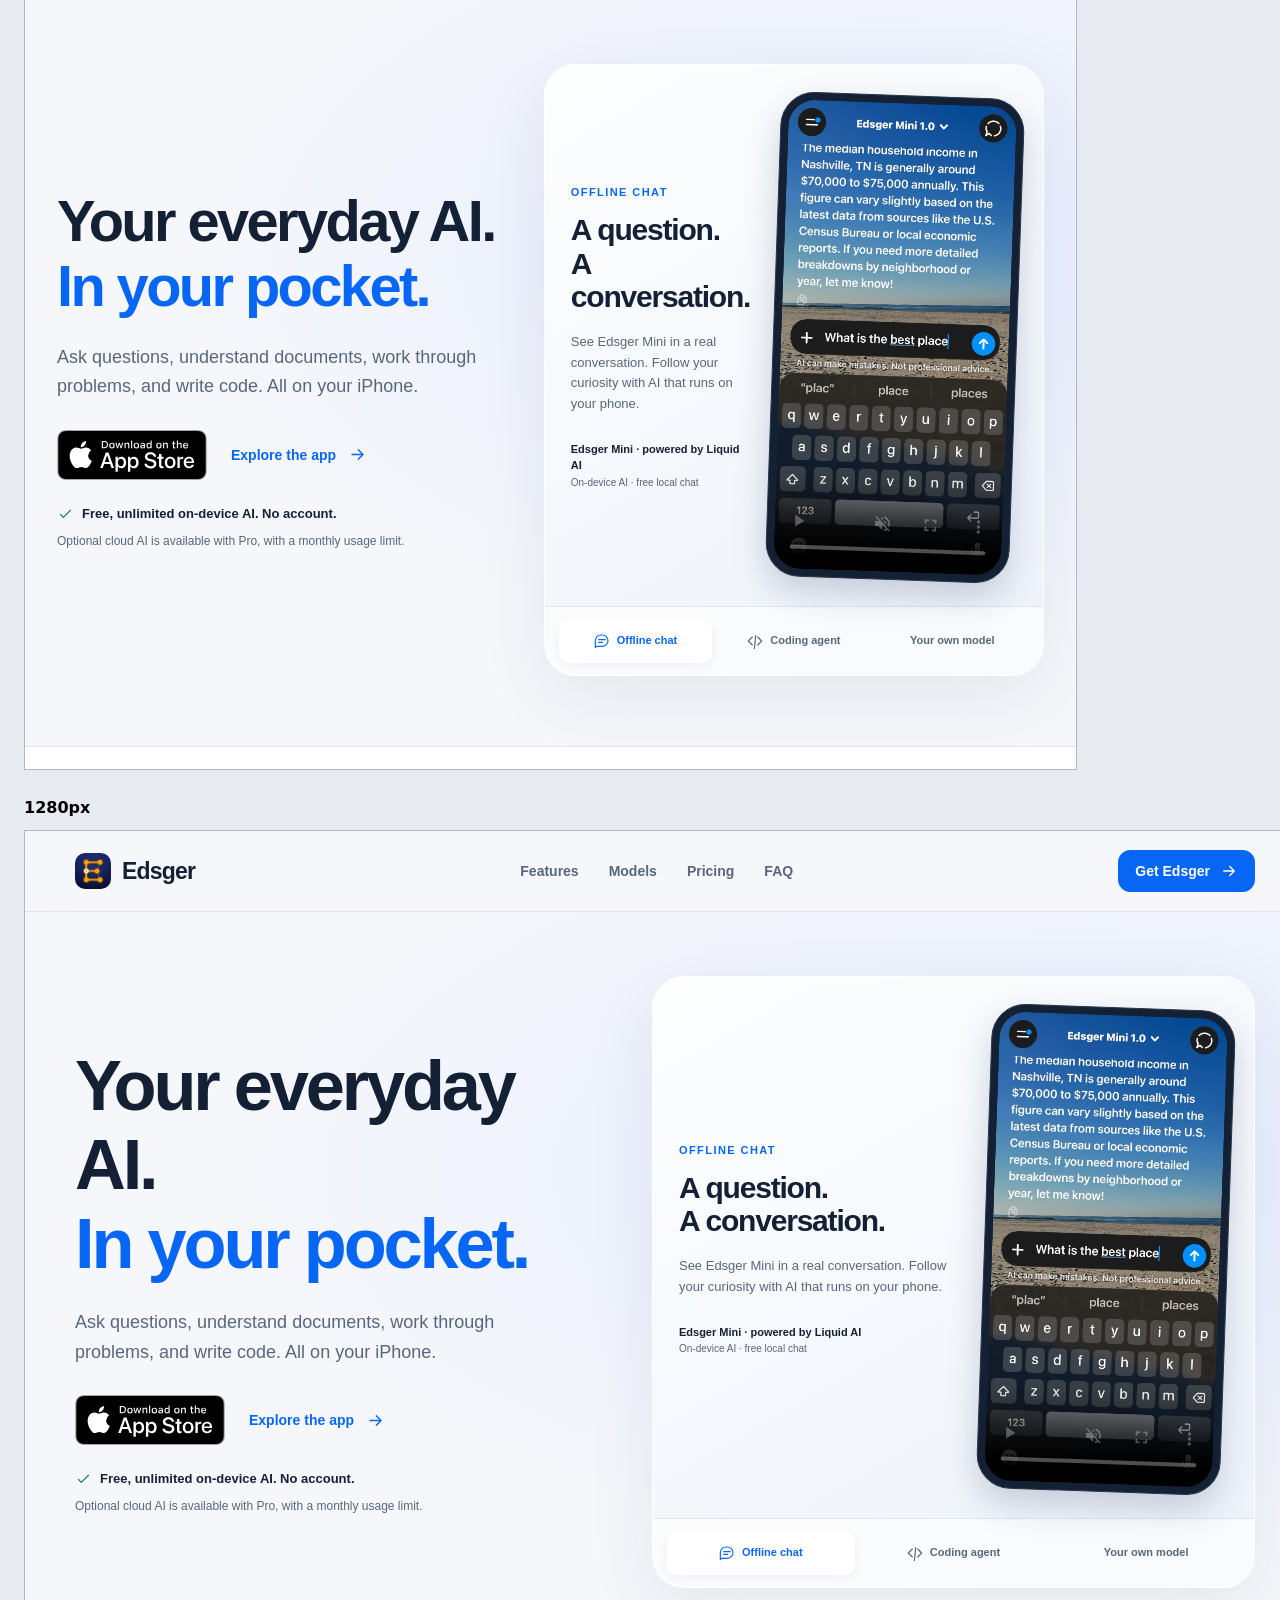
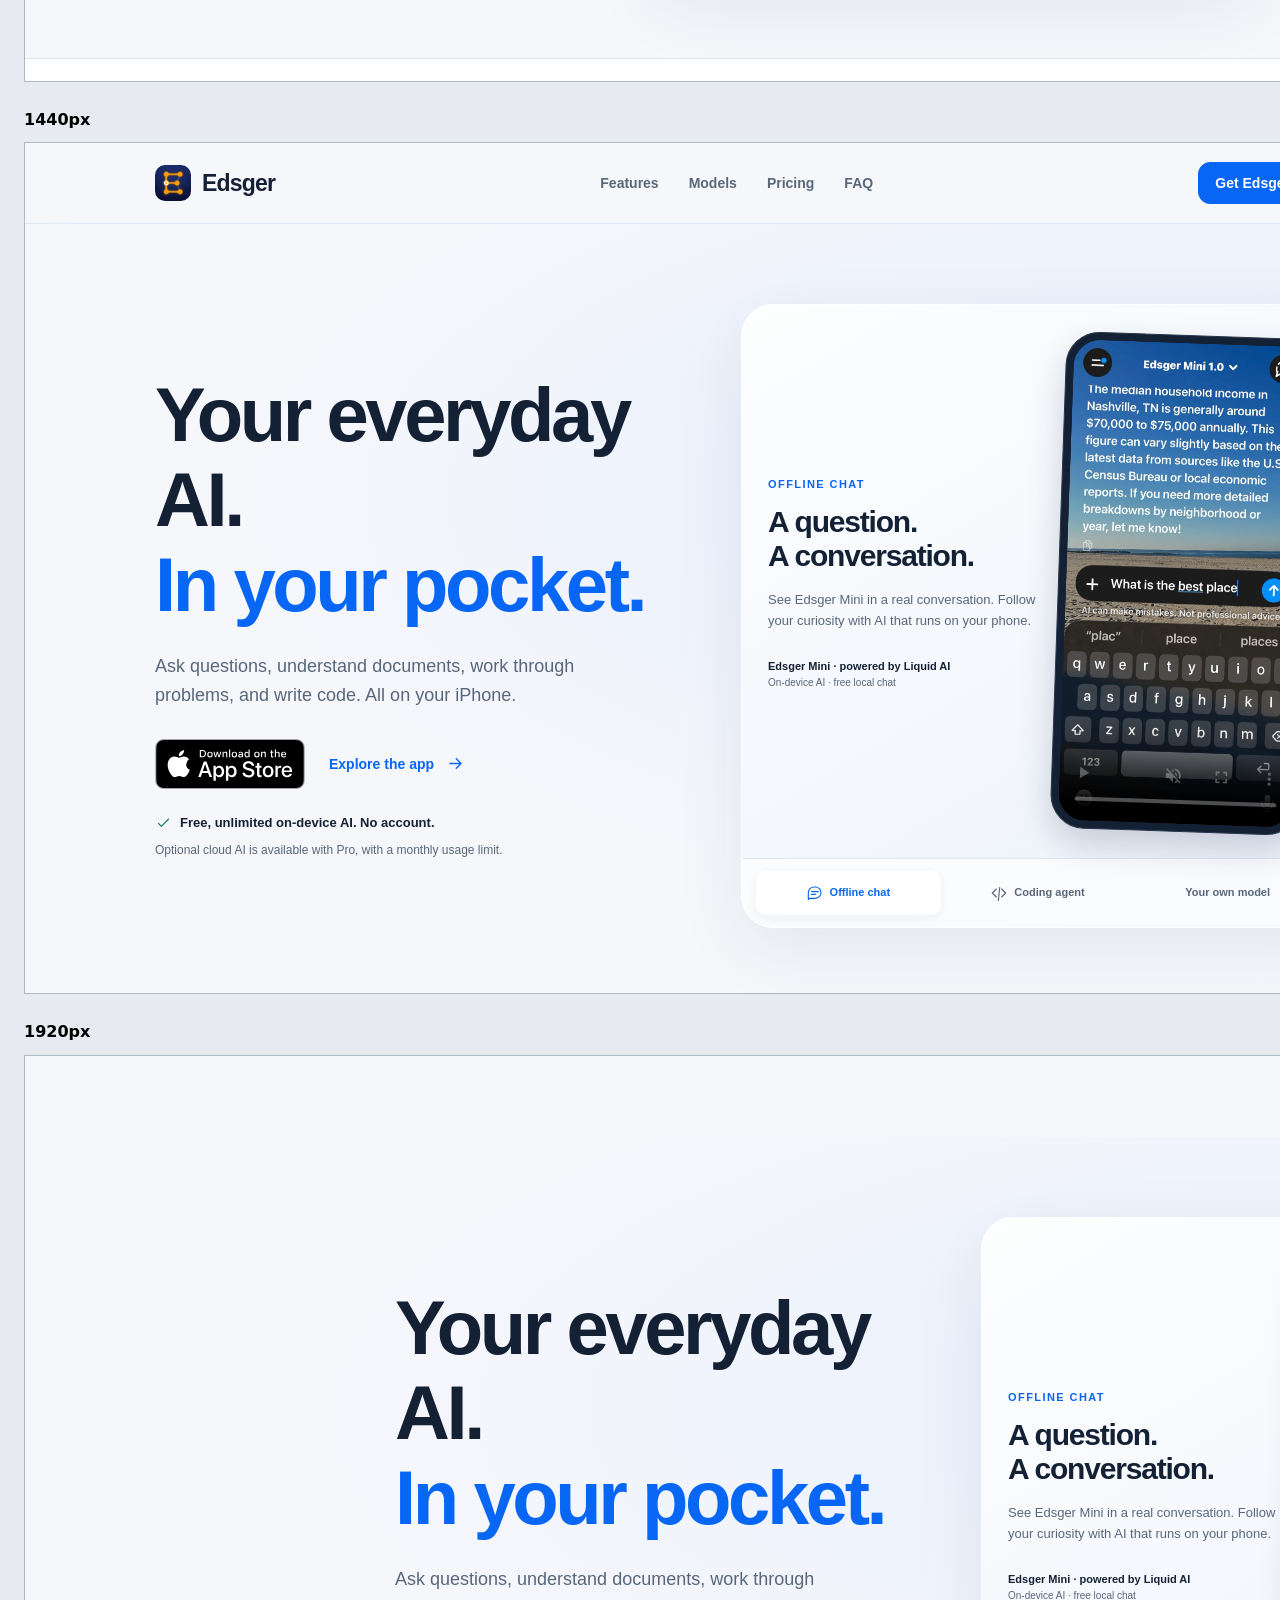
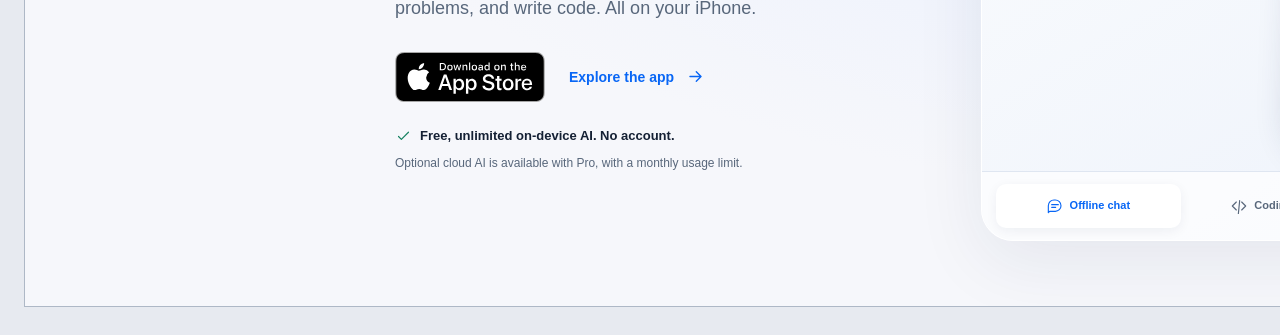
<file: tools/responsive-review.html>
<!doctype html>
<html lang="en"><head><meta charset="utf-8"><meta name="viewport" content="width=device-width,initial-scale=1"><meta name="robots" content="noindex,nofollow"><title>Edsger responsive review</title><style>body{font:16px system-ui;margin:24px;background:#e7eaf0}label{display:block;margin-bottom:16px}select{font:inherit;padding:8px}article{margin-bottom:28px;width:max-content}h2{font-size:16px}iframe{display:block;border:1px solid #aeb8c6;background:white;height:850px}</style></head><body><h1>Responsive layout review</h1><label>Section <select id="section"><option value="">Hero</option><option value="features">Features</option><option value="models">Models</option><option value="pricing">Pricing</option><option value="faq">FAQ</option></select></label><main id="views"></main><script>
const widths=[320,360,375,390,430,650,651,768,850,851,1024,1050,1051,1280,1440,1920];
const main=document.getElementById('views');
for(const width of widths){const article=document.createElement('article');article.innerHTML=`<h2>${width}px</h2><iframe title="${width}px preview" width="${width}" data-width="${width}" src="../index.html?review=branding-9"></iframe>`;main.append(article)}
document.getElementById('section').addEventListener('change',event=>{for(const frame of document.querySelectorAll('iframe'))frame.src='../index.html?review=branding-9#'+event.target.value});
</script></body></html>
</file>
<file: styles.css>
:root{
  --bg:#f6f7fb;
  --paper:#fff;
  --ink:#142034;
  --muted:#58677b;
  --blue:#0866f5;
  --line:#dde4ed;
  --radius:28px;
  --shadow:0 20px 70px rgba(20,42,76,.08);
  color-scheme:light
}
*{
  box-sizing:border-box
}
html{
  scroll-behavior:smooth;
  scroll-padding-top:100px
}
body{
  margin:0;
  background:var(--bg);
  color:var(--ink);
  font-family:-apple-system,BlinkMacSystemFont,"Segoe UI",sans-serif;
  font-size:16px;
  line-height:1.6;
  -webkit-font-smoothing:antialiased
}
h1,h2,h3,h4,p{
  margin:0
}
h1,h2,h3,h4{
  line-height:1.12;
  letter-spacing:-.045em
}
h1{
  font-size:clamp(52px,5.5vw,76px);
  font-weight:750
}
h2{
  font-size:clamp(36px,4.2vw,56px);
  font-weight:700
}
h3{
  font-size:30px;
  font-weight:700
}
h4{
  font-size:21px;
  letter-spacing:-.025em
}
a{
  color:inherit;
  text-decoration:none
}
button{
  font:inherit
}
svg{
  width:22px;
  height:22px;
  fill:none;
  stroke:currentColor;
  stroke-width:1.7;
  stroke-linecap:round;
  stroke-linejoin:round;
  flex-shrink:0
}
img{
  max-width:100%;
  height:auto
}
.icon-defs{
  position:absolute;
  width:0;
  height:0;
  overflow:hidden
}
.wrap{
  width:min(1180px,calc(100% - 64px));
  margin:0 auto
}
.skip{
  position:absolute;
  top:8px;
  left:8px;
  padding:10px 16px;
  background:var(--ink);
  color:#fff;
  transform:translateY(-150%);
  z-index:100
}
.skip:focus{
  transform:none
}
:focus-visible{
  outline:3px solid var(--blue);
  outline-offset:5px
}
a,button,summary{
  -webkit-tap-highlight-color:transparent
}
.site-header{
  position:sticky;
  top:0;
  z-index:20;
  border-bottom:1px solid rgba(210,220,234,.6);
  background:rgba(246,247,251,.9);
  backdrop-filter:blur(18px)
}
.header-inner{
  display:flex;
  align-items:center;
  justify-content:space-between;
  gap:24px;
  min-height:80px
}
.brand{
  display:inline-flex;
  align-items:center;
  gap:11px;
  font-size:23px;
  font-weight:750;
  letter-spacing:-.035em
}
.brand img{
  width:36px;
  height:36px;
  border-radius:10px
}
.site-nav{
  display:flex;
  gap:30px;
  font-size:14px;
  font-weight:600;
  color:var(--muted)
}
.site-nav a:hover,.site-nav a[aria-current="location"]{
  color:var(--blue)
}
.button{
  display:inline-flex;
  justify-content:center;
  align-items:center;
  gap:10px;
  min-height:50px;
  padding:12px 22px;
  background:var(--blue);
  border:1px solid var(--blue);
  border-radius:14px;
  color:#fff;
  font-size:14px;
  line-height:1.3;
  font-weight:650;
  transition:background .2s,transform .2s,box-shadow .2s
}
.button:hover{
  background:#0059dc;
  box-shadow:0 8px 24px rgba(8,102,245,.16);
  transform:translateY(-2px)
}
.button-small{
  min-height:42px;
  border-radius:12px;
  padding:10px 16px
}
.button svg{
  width:18px;
  height:18px
}
.button-outline{
  background:transparent;
  color:var(--ink);
  border-color:var(--line)
}
.button-outline:hover{
  background:#edf3fc;
  color:var(--blue);
  box-shadow:none
}
.eyebrow{
  font-size:11px;
  line-height:1.5;
  font-weight:750;
  letter-spacing:.13em;
  text-transform:uppercase;
  color:var(--blue)
}
.blue-text{
  color:var(--blue)
}
.text-link{
  display:inline-flex;
  align-items:center;
  gap:12px;
  font-size:14px;
  font-weight:650;
  color:var(--blue)
}
.text-link svg{
  width:19px;
  height:19px;
  transition:transform .2s
}
.text-link:hover svg{
  transform:translateX(4px)
}
.hero{
  position:relative;
  overflow:hidden;
  padding:64px 0 70px;
  background:radial-gradient(ellipse at 82% 35%,#e5edff 0%,transparent 58%)
}
.hero-grid{
  display:grid;
  grid-template-columns:1fr 1.14fr;
  gap:48px;
  align-items:center
}
.hero-copy{
  min-width:0
}
.hero h1{
  margin-bottom:24px
}
.hero-description{
  font-size:18px;
  line-height:1.65;
  max-width:420px;
  color:var(--muted)
}
.hero-actions{
  display:flex;
  align-items:center;
  flex-wrap:wrap;
  gap:24px;
  margin-top:28px
}
.store-link{
  display:inline-block;
  line-height:0;
  border-radius:9px;
  transition:transform .2s
}
.store-link:hover{
  transform:translateY(-2px)
}
.store-link img{
  width:150px;
  height:50px
}
.hero-note{
  display:flex;
  align-items:center;
  gap:8px;
  font-size:13px;
  font-weight:650;
  margin-top:24px
}
.hero-note svg{
  width:17px;
  height:17px;
  color:#178262
}
.hero-cloud-note{
  font-size:12px;
  color:var(--muted);
  max-width:365px;
  margin-top:7px
}
.demo-stage{
  background:linear-gradient(150deg,#fdfefe,#edf2fb);
  border:1px solid #fff;
  border-radius:32px;
  box-shadow:var(--shadow);
  min-width:0;
  overflow:hidden
}
.demo-body{
  display:grid;
  grid-template-columns:1fr 244px;
  gap:20px;
  align-items:center;
  padding:30px 26px 26px;
  min-height:530px
}
.demo-description{
  min-width:0
}
.demo-description h2{
  font-size:30px;
  letter-spacing:-.04em;
  margin:12px 0 18px;
  overflow-wrap:anywhere
}
.demo-description>p:not(.eyebrow){
  font-size:13px;
  color:var(--muted);
  line-height:1.6
}
.demo-label{
  display:flex;
  gap:9px;
  align-items:flex-start;
  margin-top:26px;
  font-size:11px;
  font-weight:650;
  line-height:1.5
}
.demo-label small{
  font-size:10px;
  font-weight:450;
  color:var(--muted)
}
.phone-shell{
  padding:7px;
  background:#142034;
  border:1px solid #29364a;
  box-shadow:0 15px 35px rgba(28,46,80,.2);
  border-radius:34px;
  transform:rotate(2deg);
  transition:transform .6s
}
.demo-stage:hover .phone-shell{
  transform:rotate(0deg)
}
.phone-screen{
  overflow:hidden;
  border-radius:27px;
  background:#152033;
  line-height:0
}
.phone-screen video{
  display:block;
  width:100%;
  height:auto;
  aspect-ratio:780/1604;
  background:#142034;
  object-fit:cover
}
.demo-switcher{
  display:flex;
  gap:5px;
  padding:12px 14px;
  background:rgba(255,255,255,.7);
  border-top:1px solid #dfe6f1
}
.demo-choice{
  display:flex;
  justify-content:center;
  align-items:center;
  gap:7px;
  flex:1;
  min-height:44px;
  background:transparent;
  border:0;
  border-radius:10px;
  color:var(--muted);
  cursor:pointer;
  font-size:11px;
  font-weight:650;
  white-space:nowrap;
  transition:background .2s,color .2s
}
.demo-choice svg{
  width:16px;
  height:16px
}
.demo-choice.active{
  background:#fff;
  color:var(--blue);
  box-shadow:0 3px 12px rgba(20,42,76,.06)
}
.demo-choice:hover{
  color:var(--blue)
}
.proof-strip{
  border-block:1px solid var(--line);
  background:#fff
}
.proof-grid{
  display:grid;
  grid-template-columns:repeat(4,1fr);
  padding:30px 0
}
.proof-grid>div{
  display:flex;
  flex-direction:column;
  gap:5px;
  padding-left:28px;
  border-left:1px solid var(--line)
}
.proof-grid>div:first-child{
  border-left:0;
  padding-left:0
}
.proof-number{
  font-size:21px;
  line-height:1.3;
  letter-spacing:-.025em;
  font-weight:650
}
.proof-grid>div>span:last-child{
  font-size:11px;
  color:var(--muted)
}
.mac-film{
  display:block;
  width:100%;
  height:auto;
  margin:0 0 48px;
  border-radius:var(--radius);
  background:#101218;
  box-shadow:var(--shadow)
}
.section{
  padding:100px 0
}
.features-section{
  padding-top:40px
}
.section-heading{
  max-width:710px;
  margin-bottom:42px
}
.section-heading h2{
  margin-top:12px
}
.section-heading>p:not(.eyebrow){
  max-width:570px;
  color:var(--muted);
  font-size:16px;
  line-height:1.7;
  margin-top:22px
}
.feature-grid{
  display:grid;
  grid-template-columns:1fr 1fr;
  gap:24px
}
.feature-card{
  border:1px solid var(--line);
  border-radius:var(--radius);
  overflow:hidden;
  display:flex;
  flex-direction:column;
  background:var(--paper)
}
.feature-copy{
  padding:32px 34px 28px
}
.feature-icon{
  display:flex;
  align-items:center;
  justify-content:center;
  width:42px;
  height:42px;
  border:1px solid #dae6ff;
  background:#eef4ff;
  color:var(--blue);
  border-radius:13px;
  margin-bottom:24px
}
.feature-copy h3{
  margin-top:10px;
  margin-bottom:16px
}
.feature-copy>p:not(.eyebrow){
  font-size:14px;
  color:var(--muted);
  line-height:1.75;
  max-width:470px
}
.feature-points{
  list-style:none;
  padding:0;
  margin:22px 0 0;
  display:grid;
  gap:9px;
  font-size:12px;
  color:#44546b
}
.feature-points li{
  position:relative;
  padding-left:18px
}
.feature-points li::before{
  content:"";
  position:absolute;
  left:0;
  top:8px;
  width:5px;
  height:5px;
  border-radius:50%;
  background:var(--blue)
}
/* Screens from the app's existing recordings. */
.app-screenshot{
  margin:auto 0 0;
  padding:28px;
  border-top:1px solid var(--line);
  background:var(--bg);
  text-align:center
}
.app-screenshot img{
  display:block;
  width:min(100%,220px);
  height:auto;
  margin:0 auto;
  border-radius:20px;
  border:1px solid var(--line)
}
.app-screenshot figcaption{
  margin-top:14px;
  color:var(--muted);
  font-size:12px
}
.agent-feature{
  display:grid;
  grid-template-columns:1fr 1fr;
  gap:70px;
  padding:46px 48px;
  margin-top:24px;
  border:1px solid #d9e4f9;
  border-radius:var(--radius);
  background:linear-gradient(125deg,#edf3ff,#fafcff)
}
.agent-intro h3{
  font-size:42px;
  margin:16px 0 20px
}
.agent-intro>p:not(.eyebrow){
  font-size:14px;
  line-height:1.7;
  color:var(--muted);
  max-width:370px
}
.agent-intro .text-link{
  margin-top:22px
}
.agent-steps{
  display:flex;
  flex-direction:column;
  justify-content:center;
  list-style:none;
  margin:0;
  padding:0
}
.agent-steps li{
  display:flex;
  gap:22px;
  padding:27px 0;
  border-bottom:1px solid #d8e3f5
}
.agent-steps li:first-child{
  padding-top:0
}
.agent-steps li:last-child{
  border:0;
  padding-bottom:0
}
.step-number{
  font-size:12px;
  font-weight:650;
  color:var(--blue);
  padding-top:4px
}
.agent-steps p{
  font-size:13px;
  color:var(--muted);
  margin-top:10px;
  line-height:1.65
}
.language-row{
  display:flex;
  align-items:center;
  justify-content:space-between;
  gap:20px;
  margin-top:30px;
  padding:24px 0;
  border-bottom:1px solid var(--line)
}
.language-row>span{
  font-size:12px;
  color:var(--muted)
}
.language-row>div{
  display:flex;
  gap:32px
}
.language-row>div>span{
  font-size:13px;
  font-weight:650
}
.language-row small{
  display:block;
  color:var(--muted);
  font-size:10px;
  font-weight:450;
  margin-top:3px
}
.models-section{
  background:#fff;
  border-block:1px solid var(--line)
}
.model-grid{
  display:grid;
  grid-template-columns:repeat(3,1fr);
  gap:28px
}
.model-card{
  display:flex;
  flex-direction:column;
  padding:0;
  min-width:0
}
.model-card+.model-card{
  border-left:1px solid var(--line);
  padding-left:28px
}
.model-tag{
  font-size:9px;
  font-weight:750;
  letter-spacing:.1em;
  color:var(--muted)
}
.model-card h3{
  font-size:24px;
  letter-spacing:-.035em;
  margin-top:20px
}
.model-source{
  font-size:12px;
  font-weight:650;
  line-height:1.6;
  color:var(--blue);
  margin-top:12px;
  min-height:40px
}
.model-card>p:not(.model-source){
  font-size:13px;
  line-height:1.7;
  color:var(--muted);
  margin:18px 0 28px
}
.model-bottom{
  display:flex;
  align-items:center;
  gap:9px;
  margin-top:auto;
  font-size:11px;
  font-weight:650
}
.model-bottom svg{
  width:17px;
  height:17px;
  color:var(--blue)
}
.model-cloud .model-tag{
  color:var(--blue)
}
.section-note{
  color:var(--muted);
  font-size:12px;
  line-height:1.75;
  max-width:830px;
  margin-top:24px
}
.centered{
  text-align:center;
  margin-inline:auto
}
.centered>p:not(.eyebrow){
  margin-inline:auto
}
.pricing-section{
  background:radial-gradient(ellipse at 50% 30%,#e9efff,transparent 70%)
}
.pricing-grid{
  display:grid;
  grid-template-columns:repeat(3,1fr);
  gap:20px;
  align-items:stretch;
  margin-top:50px
}
.plan-card{
  display:flex;
  flex-direction:column;
  background:#fff;
  border:1px solid var(--line);
  border-radius:24px;
  padding:30px 28px
}
.plan-label{
  font-size:10px;
  font-weight:650;
  color:var(--muted)
}
.plan-card h3{
  margin-top:18px;
  font-size:25px
}
.plan-price{
  display:flex;
  flex-wrap:wrap;
  align-items:baseline;
  gap:10px;
  font-size:46px;
  line-height:1.2;
  font-weight:750;
  letter-spacing:-.05em;
  margin-top:16px
}
.plan-price>span{
  font-size:11px;
  letter-spacing:0;
  font-weight:450;
  color:var(--muted)
}
.plan-description{
  font-size:12px;
  color:var(--muted);
  line-height:1.6;
  margin-top:18px;
  min-height:39px
}
.check-list{
  list-style:none;
  padding:24px 0 0;
  margin:24px 0 30px;
  display:grid;
  gap:14px;
  border-top:1px solid var(--line);
  font-size:12px;
  line-height:1.5
}
.check-list li{
  position:relative;
  padding-left:21px
}
.check-list li::before{
  content:"✓";
  position:absolute;
  left:0;
  color:var(--blue);
  font-size:13px;
  font-weight:650
}
.plan-card .button{
  margin-top:auto;
  width:100%;
  font-size:12px
}
.plan-pro{
  border:1.5px solid var(--blue);
  box-shadow:0 15px 45px rgba(8,102,245,.08)
}
.plan-pro .plan-label{
  color:var(--blue)
}
.pricing-notes{
  display:grid;
  grid-template-columns:1fr 1fr;
  gap:30px;
  margin-top:25px;
  padding:0 8px;
  color:var(--muted);
  font-size:11px;
  line-height:1.8
}
.pricing-notes strong{
  color:var(--ink);
  font-weight:650
}
.faq-section{
  background:#fff;
  border-top:1px solid var(--line)
}
.faq-grid{
  display:grid;
  grid-template-columns:.8fr 1.2fr;
  gap:80px
}
.faq-grid .section-heading{
  margin-bottom:0
}
.faq-grid .section-heading>p:not(.eyebrow){
  font-size:14px
}
.faq-grid .text-link{
  margin-top:24px
}
.faq-list{
  border-top:1px solid var(--line)
}
.faq-list details{
  border-bottom:1px solid var(--line)
}
.faq-list summary{
  position:relative;
  list-style:none;
  cursor:pointer;
  font-size:14px;
  font-weight:650;
  line-height:1.5;
  padding:22px 35px 22px 0
}
.faq-list summary::-webkit-details-marker{
  display:none
}
.faq-list summary::after{
  content:"+";
  position:absolute;
  right:5px;
  top:20px;
  font-size:22px;
  line-height:1.2;
  color:var(--blue);
  font-weight:450
}
.faq-list details[open] summary::after{
  content:"−"
}
.faq-list details p{
  font-size:13px;
  color:var(--muted);
  line-height:1.8;
  padding:0 30px 24px 0;
  max-width:600px
}
.final-cta{
  padding:80px 0;
  background:radial-gradient(ellipse at 50% 50%,#e4eeff,transparent 70%);
  border-top:1px solid var(--line)
}
.final-inner{
  text-align:center;
  display:flex;
  flex-direction:column;
  align-items:center
}
.final-inner>img{
  width:62px;
  height:62px;
  border-radius:17px;
  box-shadow:0 10px 30px rgba(20,42,76,.12);
  margin-bottom:26px
}
.final-inner h2{
  margin-top:12px;
  font-size:clamp(38px,4.5vw,60px)
}
.final-inner>p:not(.eyebrow){
  font-size:15px;
  color:var(--muted);
  margin-top:20px
}
.final-inner .store-link{
  margin-top:27px
}
.final-note{
  font-size:11px;
  color:var(--muted);
  margin-top:16px
}
.site-footer{
  border-top:1px solid var(--line);
  background:#fff;
  padding:28px 0
}
.footer-inner{
  display:flex;
  align-items:center;
  gap:28px
}
.footer-inner .brand{
  font-size:19px
}
.footer-inner .brand img{
  width:30px;
  height:30px;
  border-radius:8px
}
.footer-inner>p{
  font-size:10px;
  color:var(--muted);
  margin-left:auto
}
.footer-inner nav{
  display:flex;
  gap:20px;
  font-size:11px;
  color:var(--muted)
}
.footer-inner nav a:hover{
  color:var(--blue)
}
.platform-note{
  font-size:10px;
  color:var(--muted);
  margin-top:20px;
  padding-top:18px;
  border-top:1px solid #edf0f5
}
.motion-ready .reveal{
  opacity:0;
  transform:translateY(22px);
  transition:opacity .65s ease,transform .65s cubic-bezier(.22,.61,.36,1)
}
.motion-ready .reveal.is-in{
  opacity:1;
  transform:none
}
.motion-ready .hero-copy{
  animation:enter .75s ease both
}
.motion-ready .demo-stage{
  animation:enter .9s .12s ease both
}
@keyframes enter{
  from{
    opacity:0;
    transform:translateY(20px)
  }
  to{
    opacity:1;
    transform:none
  }
}
@media(min-width:1400px){
  .hero{
    padding-block:80px
  }
  .hero-grid{
    gap:65px
  }
  .demo-body{
    grid-template-columns:1fr 250px
  }
}
@media(max-width:1050px){
  .hero-grid{
    gap:40px;
    grid-template-columns:1fr
  }
  .hero-copy{
    max-width:680px
  }
  .hero-description{
    max-width:560px
  }
  .hero h1{
    font-size:clamp(52px,6vw,67px)
  }
  .hero-description{
    font-size:16px
  }
  .demo-body{
    grid-template-columns:minmax(0,1fr) 230px;
    gap:40px;
    padding:32px;
    min-height:475px
  }
  .demo-description h2{
    font-size:26px
  }
  .demo-description>p:not(.eyebrow){
    font-size:12px
  }
  .demo-choice{
    font-size:10px;
    gap:5px
  }
  .agent-feature{
    gap:40px;
    padding:40px
  }
  .plan-card{
    padding:28px 22px
  }
  .plan-price{
    font-size:41px
  }
  .faq-grid{
    gap:48px
  }
  .language-row>div{
    gap:22px
  }
}
@media(max-width:850px){
  .wrap{
    width:calc(100% - 44px)
  }
  .header-inner{
    gap:16px;
    min-height:72px
  }
  .site-nav{
    gap:18px;
    font-size:12px
  }
  .brand{
    font-size:21px
  }
  .hero{
    padding:48px 0
  }
  .hero-grid{
    grid-template-columns:1fr;
    gap:34px
  }
  .hero h1{
    font-size:clamp(40px,6.5vw,56px)
  }
  .hero-description{
    font-size:15px
  }
  .hero-actions{
    gap:16px;
    align-items:center;
    flex-direction:row
  }
  .hero-note{
    font-size:11px;
    gap:6px
  }
  .hero-cloud-note{
    font-size:10px
  }
  .demo-body{
    display:grid;
    grid-template-columns:minmax(0,1fr) 230px;
    gap:30px;
    min-height:0;
    padding:22px
  }
  .demo-description{
    width:100%
  }
  .demo-description h2{
    font-size:25px;
    margin:9px 0
  }
  .demo-description h2 br{
    display:none
  }
  .demo-description>p:not(.eyebrow){
    font-size:11px
  }
  .demo-label{
    margin-top:12px
  }
  .phone-shell{
    width:230px;
    border-radius:30px
  }
  .phone-screen{
    border-radius:23px
  }
  .demo-switcher{
    padding:9px;
    gap:3px
  }
  .demo-choice{
    font-size:9px;
    flex-direction:column;
    gap:3px;
    min-height:48px;
    white-space:normal
  }
  .proof-grid>div{
    padding-left:20px
  }
  .proof-number{
    font-size:18px
  }
  .proof-grid>div>span:last-child{
    font-size:9px
  }
  .section{
    padding:75px 0
  }
  .features-section{
    padding-top:32px
  }
  .mac-film{
    margin-bottom:32px;
    border-radius:22px
  }
  .section-heading h2{
    font-size:43px
  }
  .feature-copy{
    padding:27px
  }
  .feature-copy h3{
    font-size:26px
  }
  .feature-copy>p:not(.eyebrow){
    font-size:13px
  }
  .feature-points{
    font-size:11px
  }
  .model-grid{
    grid-template-columns:1fr;
    gap:28px
  }
  .model-card+.model-card{
    border-left:0;
    border-top:1px solid var(--line);
    padding:28px 0 0
  }
  .model-card h3{
    font-size:21px
  }
  .model-source{
    font-size:11px
  }
  .model-card>p:not(.model-source){
    font-size:12px
  }
  .model-bottom{
    font-size:10px
  }
  .pricing-grid{
    grid-template-columns:1fr;
    gap:18px;
    max-width:600px;
    margin-inline:auto
  }
  .plan-card{
    padding:26px 18px
  }
  .plan-card h3{
    font-size:23px
  }
  .plan-price{
    font-size:38px;
    gap:5px
  }
  .plan-price>span{
    font-size:9px
  }
  .check-list{
    font-size:11px;
    gap:12px
  }
  .plan-card .button{
    font-size:11px;
    padding-inline:10px
  }
  .plan-description{
    font-size:13px;
    min-height:0
  }
  .plan-label{
    font-size:9px
  }
  .agent-feature{
    padding:32px;
    gap:30px
  }
  .agent-intro h3{
    font-size:37px
  }
  .agent-steps h4{
    font-size:18px
  }
  .language-row{
    align-items:flex-start;
    flex-direction:column;
    gap:15px
  }
  .language-row>div{
    justify-content:space-between;
    width:100%
  }
  .faq-grid{
    grid-template-columns:.75fr 1.25fr;
    gap:36px
  }
  .faq-list summary{
    font-size:13px
  }
}
@media(max-width:650px){
  html{
    scroll-padding-top:140px
  }
  .wrap{
    width:calc(100% - 36px)
  }
  .header-inner{
    flex-wrap:wrap;
    gap:6px 12px;
    padding:11px 0;
    min-height:0
  }
  .brand{
    font-size:21px
  }
  .brand img{
    width:32px;
    height:32px;
    border-radius:9px
  }
  .site-nav{
    order:3;
    width:100%;
    justify-content:space-between;
    gap:15px;
    font-size:11px;
    padding:7px 0 1px
  }
  .site-nav a{
    display:flex;
    align-items:center;
    min-height:44px;
    padding:8px 0
  }
  .button-small{
    min-height:44px;
    font-size:11px;
    padding:8px 12px
  }
  .button-small svg{
    width:15px;
    height:15px
  }
  .hero{
    padding:38px 0 35px
  }
  .hero-grid{
    grid-template-columns:1fr;
    gap:34px
  }
  .hero h1{
    font-size:clamp(36px,10vw,65px);
    line-height:1.04;
    margin-bottom:20px
  }
  .hero-description{
    font-size:15px;
    max-width:440px;
    line-height:1.7
  }
  .hero-actions{
    flex-direction:row;
    align-items:center;
    gap:23px;
    margin-top:23px
  }
  .store-link img{
    width:135px;
    height:45px
  }
  .text-link{
    font-size:12px;
    gap:8px
  }
  .hero-note{
    font-size:11px;
    margin-top:21px
  }
  .hero-cloud-note{
    font-size:10px;
    max-width:100%;
    margin-top:6px
  }
  .demo-stage{
    border-radius:24px
  }
  .demo-body{
    display:flex;
    flex-direction:column;
    gap:24px;
    padding:23px 20px;
    min-height:0
  }
  .phone-shell{
    width:min(100%,230px);
    padding:5px;
    border-radius:25px;
    transform:rotate(1deg)
  }
  .phone-screen{
    border-radius:20px
  }
  .demo-description h2{
    font-size:26px;
    line-height:1.15;
    overflow-wrap:anywhere
  }
  .demo-description h2 br{
    display:initial
  }
  .demo-description>p:not(.eyebrow){
    font-size:13px
  }
  .demo-description .eyebrow{
    font-size:9px
  }
  .demo-label{
    font-size:11px;
    gap:6px;
    margin-top:16px
  }
  .demo-label small{
    font-size:10px
  }
  .demo-switcher{
    padding:10px;
    gap:4px
  }
  .demo-choice{
    flex-direction:row;
    font-size:9px;
    gap:5px;
    min-height:44px
  }
  .demo-choice svg{
    width:13px;
    height:13px
  }
  .proof-grid{
    grid-template-columns:1fr 1fr;
    gap:22px 16px;
    padding-block:25px
  }
  .proof-grid>div{
    padding-left:17px
  }
  .proof-grid>div:nth-child(3){
    border-left:0;
    padding-left:0
  }
  .proof-number{
    font-size:19px
  }
  .proof-grid>div>span:last-child{
    font-size:10px
  }
  .section{
    padding:58px 0
  }
  .features-section{
    padding-top:24px
  }
  .mac-film{
    margin-bottom:28px;
    border-radius:18px
  }
  .section-heading{
    margin-bottom:28px
  }
  .section-heading h2{
    font-size:clamp(32px,8vw,41px);
    line-height:1.14
  }
  .section-heading>p:not(.eyebrow){
    font-size:14px;
    line-height:1.75;
    margin-top:16px
  }
  .eyebrow{
    font-size:10px
  }
  .feature-grid{
    grid-template-columns:1fr;
    gap:18px
  }
  .feature-copy{
    padding:26px
  }
  .feature-copy h3{
    font-size:28px
  }
  .feature-copy>p:not(.eyebrow){
    font-size:13px
  }
  .feature-icon{
    margin-bottom:18px
  }
  .feature-points{
    font-size:11px
  }
  .agent-feature{
    grid-template-columns:1fr;
    gap:28px;
    padding:27px;
    margin-top:18px
  }
  .agent-intro h3{
    font-size:37px
  }
  .agent-intro>p:not(.eyebrow){
    font-size:13px
  }
  .agent-steps li{
    gap:17px;
    padding:22px 0
  }
  .agent-steps h4{
    font-size:18px
  }
  .agent-steps p{
    font-size:12px
  }
  .language-row{
    margin-top:18px;
    padding:18px 0;
    gap:16px
  }
  .language-row>div{
    display:grid;
    grid-template-columns:1fr 1fr;
    gap:18px 24px
  }
  .language-row>div>span{
    font-size:12px
  }
  .model-grid{
    grid-template-columns:1fr;
    gap:28px
  }
  .model-card+.model-card{
    border-left:0;
    border-top:1px solid var(--line);
    padding:28px 0 0
  }
  .model-card h3{
    font-size:24px;
    margin-top:12px
  }
  .model-source{
    font-size:12px;
    min-height:0;
    margin-top:9px
  }
  .model-source br{
    display:none
  }
  .model-card>p:not(.model-source){
    font-size:13px;
    margin:14px 0 19px
  }
  .model-bottom{
    font-size:11px;
    padding-top:0
  }
  .section-note{
    font-size:11px;
    margin-top:20px
  }
  .pricing-grid{
    grid-template-columns:1fr;
    gap:18px;
    margin-top:30px
  }
  .plan-card{
    padding:27px
  }
  .plan-label{
    font-size:10px
  }
  .plan-card h3{
    font-size:26px;
    margin-top:14px
  }
  .plan-price{
    font-size:44px;
    gap:10px;
    margin-top:12px
  }
  .plan-price>span{
    font-size:11px
  }
  .plan-description{
    font-size:13px;
    min-height:0;
    margin-top:15px
  }
  .check-list{
    font-size:12px;
    gap:13px;
    margin:20px 0 24px;
    padding-top:20px
  }
  .plan-card .button{
    font-size:12px
  }
  .pricing-notes{
    grid-template-columns:1fr;
    gap:14px;
    font-size:11px;
    padding:0 4px
  }
  .faq-grid{
    grid-template-columns:1fr;
    gap:27px
  }
  .faq-grid .section-heading h2 br{
    display:none
  }
  .faq-grid .section-heading>p:not(.eyebrow){
    font-size:13px;
    margin-top:12px
  }
  .faq-grid .text-link{
    margin-top:15px
  }
  .faq-list summary{
    font-size:13px;
    padding-block:21px
  }
  .faq-list details p{
    font-size:12px;
    padding-right:16px
  }
  .final-cta{
    padding:55px 0
  }
  .final-inner h2{
    font-size:39px
  }
  .final-inner>p:not(.eyebrow){
    font-size:13px
  }
  .final-inner>img{
    width:54px;
    height:54px;
    border-radius:14px;
    margin-bottom:21px
  }
  .footer-inner{
    flex-wrap:wrap;
    gap:18px
  }
  .footer-inner .brand{
    font-size:19px
  }
  .footer-inner>p{
    font-size:9px
  }
  .footer-inner nav{
    width:100%;
    font-size:11px;
    gap:24px
  }
  .platform-note{
    font-size:9px;
    line-height:1.7;
    margin-top:18px
  }
  .site-footer{
    padding:23px 0
  }
}
@media(max-width:370px){
  .wrap{
    width:calc(100% - 30px)
  }
  .demo-body{
    padding-inline:16px
  }
  .demo-choice{
    font-size:8px;
    gap:3px
  }
  .hero-actions{
    gap:17px
  }
}
@media(prefers-reduced-motion:reduce){
  html{
    scroll-behavior:auto
  }
  *,*::before,*::after{
    animation:none!important;
    transition:none!important
  }
  .motion-ready .reveal{
    opacity:1;
    transform:none
  }
  .phone-shell{
    transform:none
  }
}
</file>
